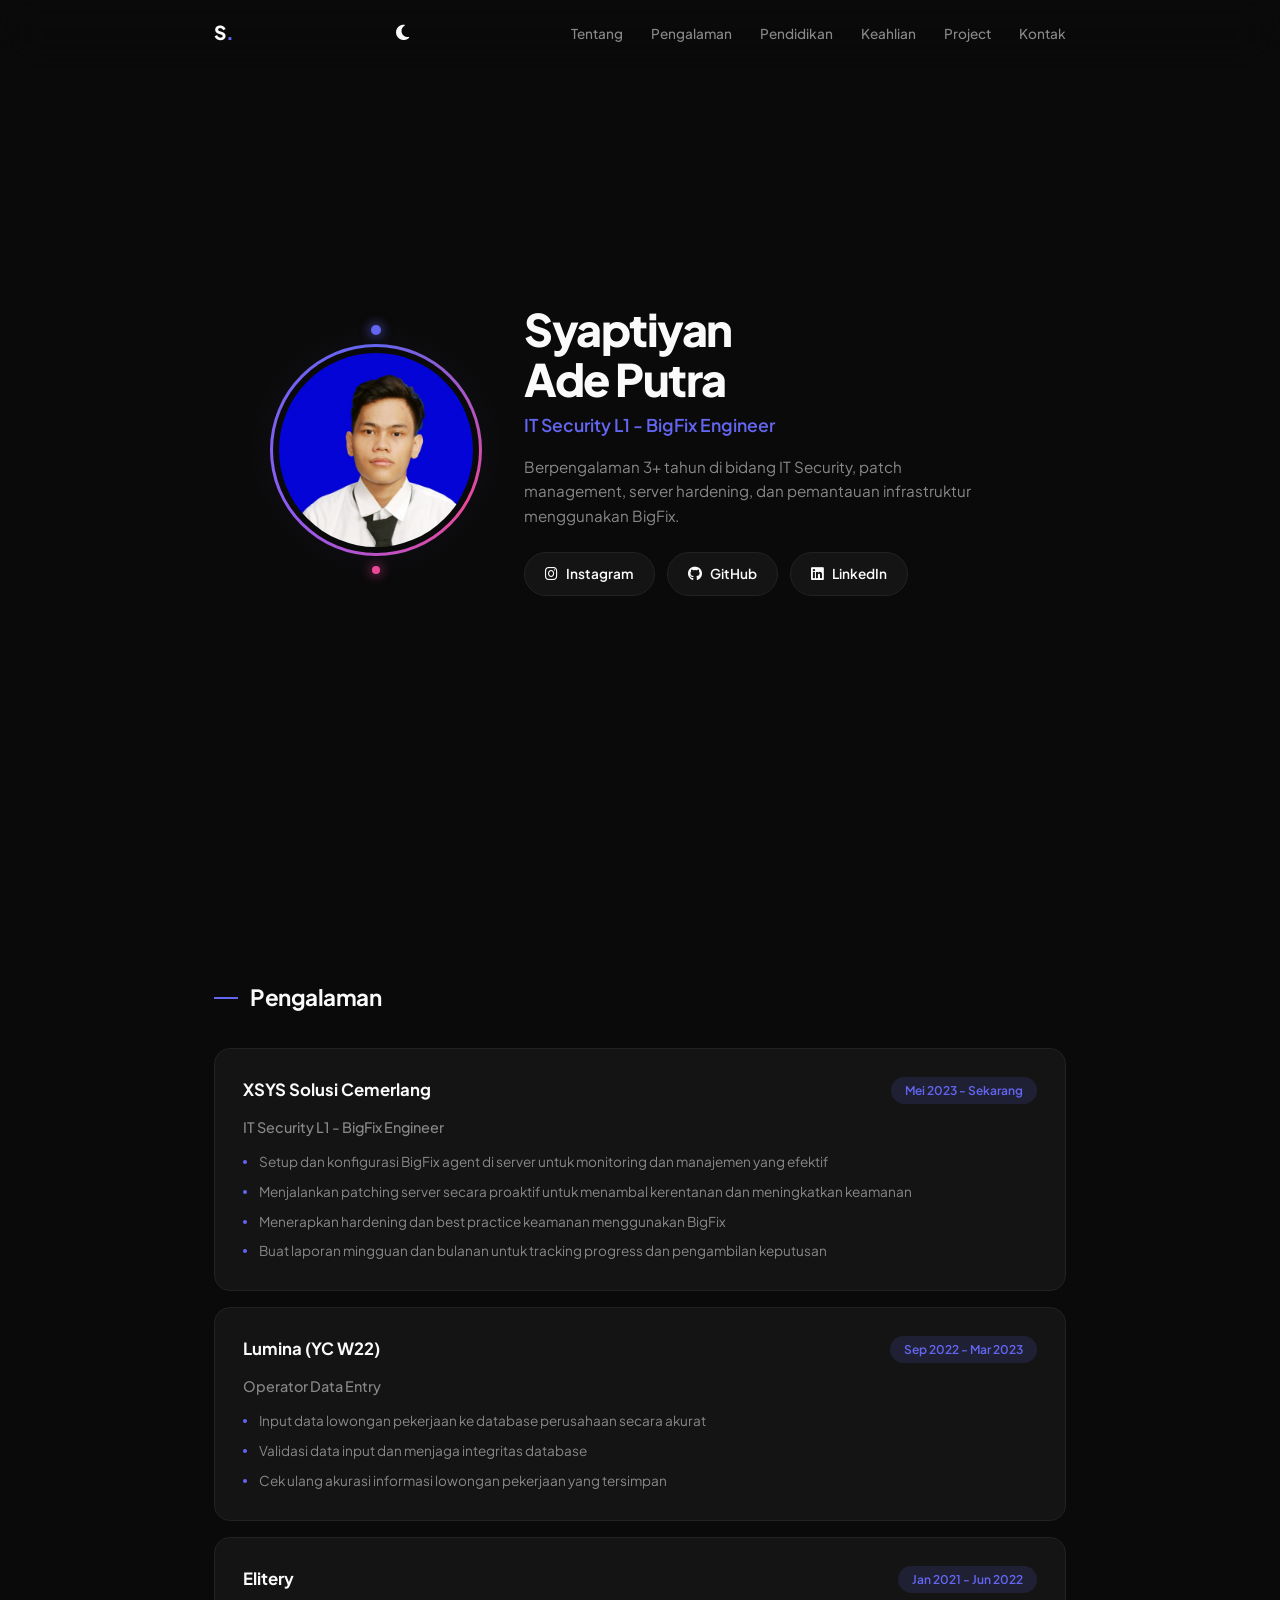
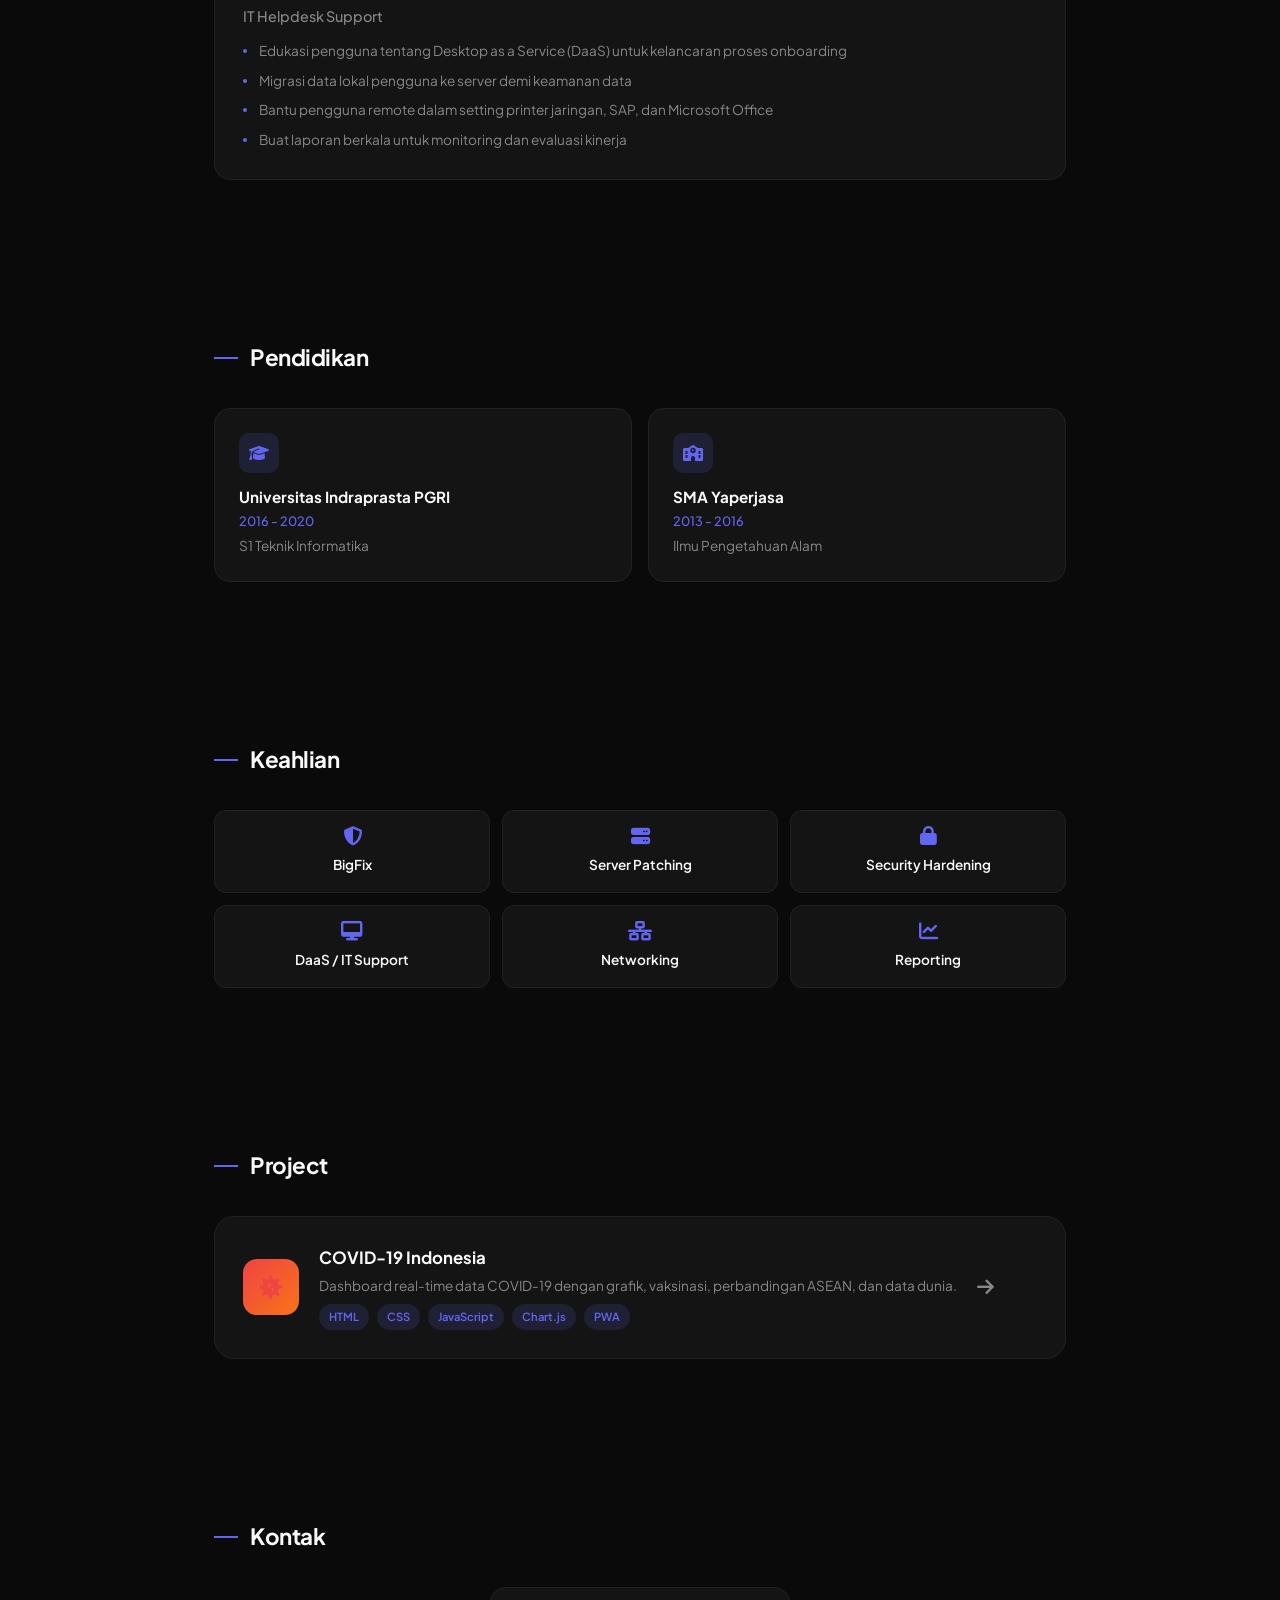
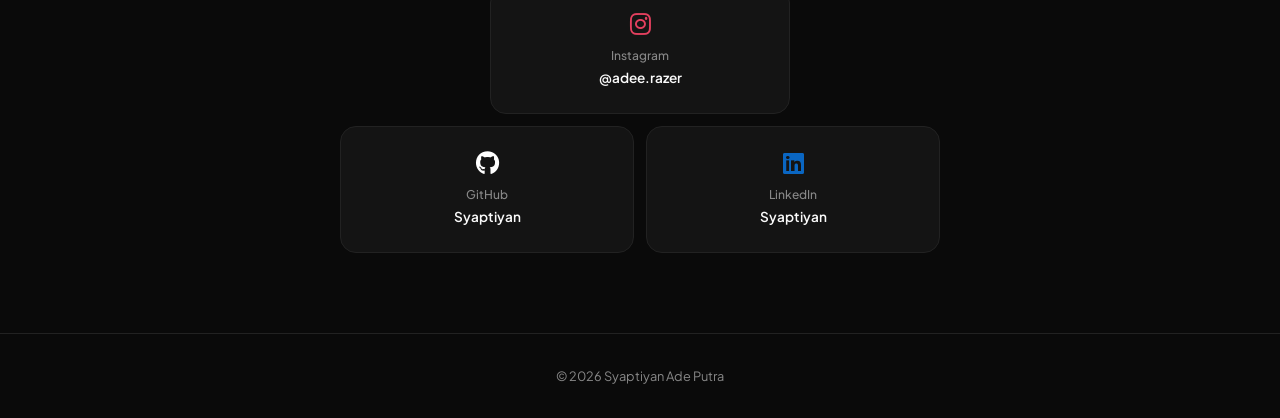
<file: index.html>
<!DOCTYPE html>
<html lang="id">
<head>
    <meta charset="utf-8">
    <meta name="viewport" content="width=device-width, initial-scale=1">
    <title>Syaptiyan Ade Putra</title>
    <meta name="description" content="IT Security & Infrastructure Professional">
    <link rel="canonical" href="https://syaptiyan.github.io">
    <meta property="og:title" content="Syaptiyan Ade Putra - IT Security Professional">
    <meta property="og:description" content="IT Security L1 - BigFix Engineer | Web Developer & IT Enthusiast">
    <meta property="og:type" content="website">
    <meta property="og:image" content="https://upset.dev/api/og?title=Syaptiyan%20Ade%20Putra&subtitle=IT%20Security%20Professional">
    <meta property="og:url" content="https://syaptiyan.github.io">
    <meta name="twitter:card" content="summary_large_image">
    <link href="https://fonts.googleapis.com/css2?family=Plus+Jakarta+Sans:wght@300;400;500;600;700;800&display=swap" rel="stylesheet">
    <link rel="stylesheet" href="https://cdnjs.cloudflare.com/ajax/libs/font-awesome/6.5.1/css/all.min.css">
    <style>
        :root {
            --bg: #0a0a0a;
            --card: #141414;
            --card-hover: #1a1a1a;
            --border: #222;
            --text: #fafafa;
            --text-dim: #888;
            --accent: #6366f1;
            --accent-glow: rgba(99,102,241,0.15);
            --nav-bg: rgba(10,10,10,0.8);
            --sidebar-bg: rgba(10,10,10,0.98);
        }
        [data-theme="light"] {
            --bg: #ffffff;
            --card: #f5f5f5;
            --card-hover: #ebebeb;
            --border: #e0e0e0;
            --text: #1a1a1a;
            --text-dim: #666;
            --accent: #6366f1;
            --accent-glow: rgba(99,102,241,0.1);
            --nav-bg: rgba(255,255,255,0.8);
            --sidebar-bg: rgba(255,255,255,0.98);
        }
        * { margin:0; padding:0; box-sizing:border-box; }
        body {
            font-family:'Plus Jakarta Sans',sans-serif;
            background:var(--bg);
            color:var(--text);
            line-height:1.6;
            -webkit-font-smoothing:antialiased;
        }
        a { color:inherit; text-decoration:none; }

        /* NAV */
        nav {
            position:fixed; top:0; width:100%; z-index:100;
            padding:16px 0;
            background:var(--nav-bg);
            backdrop-filter:blur(20px);
            border-bottom:1px solid transparent;
            transition:all .3s;
        }
        nav.scrolled { border-bottom-color:var(--border); }
        .nav-inner {
            max-width:900px; margin:0 auto; padding:0 24px;
            display:flex; justify-content:space-between; align-items:center;
        }
        .logo { font-weight:800; font-size:1.2rem; letter-spacing:-0.5px; }
        .logo span { color:var(--accent); }
        .nav-links { display:flex; gap:28px; list-style:none; }
        .nav-links a {
            font-size:.85rem; font-weight:500; color:var(--text-dim);
            transition:color .2s;
        }
        .nav-links a:hover { color:var(--text); }
        .hamburger {
            display:none; background:none; border:none;
            color:var(--text); font-size:1.4rem; cursor:pointer;
        }

        /* THEME TOGGLE */
        .theme-toggle {
            background:none; border:none; cursor:pointer;
            color:var(--text); font-size:1.1rem;
            padding:8px; border-radius:50%;
            transition:all .2s;
            display:flex; align-items:center; justify-content:center;
        }
        .theme-toggle:hover {
            background:var(--accent-glow);
            color:var(--accent);
        }

        /* MAIN */
        .wrap { max-width:900px; margin:0 auto; padding:0 24px; }

        /* HERO */
        .hero {
            min-height:100vh; display:flex; align-items:center;
            padding-top:80px;
        }
        .hero-inner { display:flex; align-items:center; gap:48px; }
        .hero-photo-wrapper {
            position:relative; flex-shrink:0;
            width:200px; height:200px;
        }
        .hero-photo-ring {
            position:absolute; inset:-6px;
            border-radius:50%;
            background:conic-gradient(from 0deg, var(--accent), #ec4899, #8b5cf6, var(--accent));
            animation:spin 4s linear infinite;
            padding:6px;
        }
        .hero-photo-ring::after {
            content:''; position:absolute; inset:3px;
            border-radius:50%; background:var(--bg);
        }
        @keyframes spin { to { transform:rotate(360deg); } }
        .hero-photo-dots {
            position:absolute; inset:-20px;
            border-radius:50%;
            animation:spin-reverse 10s linear infinite;
        }
        .hero-photo-dots::before {
            content:''; position:absolute; top:0; left:50%;
            width:10px; height:10px; border-radius:50%;
            background:var(--accent); transform:translate(-50%,-50%);
            box-shadow:0 0 12px var(--accent);
        }
        .hero-photo-dots::after {
            content:''; position:absolute; bottom:0; left:50%;
            width:8px; height:8px; border-radius:50%;
            background:#ec4899; transform:translate(-50%,50%);
            box-shadow:0 0 12px #ec4899;
        }
        @keyframes spin-reverse { to { transform:rotate(-360deg); } }
        .hero-photo-glow {
            position:absolute; inset:-30px;
            border-radius:50%;
            background:radial-gradient(circle, var(--accent-glow) 0%, transparent 70%);
            animation:pulse 3s ease-in-out infinite;
        }
        @keyframes pulse {
            0%,100% { opacity:0.5; transform:scale(0.9); }
            50% { opacity:1; transform:scale(1.1); }
        }
        .hero-photo {
            width:100%; height:100%; border-radius:50%;
            object-fit:cover; position:relative; z-index:1;
            border:3px solid var(--bg);
        }
        .hero-info h1 {
            font-size:2.8rem; font-weight:800; letter-spacing:-1.5px;
            line-height:1.1; margin-bottom:8px;
        }
        .hero-info .role {
            font-size:1.1rem; color:var(--accent); font-weight:600;
            margin-bottom:16px;
        }
        .hero-info .bio {
            color:var(--text-dim); font-size:.95rem;
            max-width:480px; margin-bottom:24px;
        }
        .hero-links { display:flex; gap:12px; flex-wrap:wrap; }
        .pill {
            display:inline-flex; align-items:center; gap:8px;
            padding:10px 20px; border-radius:100px;
            font-size:.85rem; font-weight:600;
            border:1px solid var(--border); background:var(--card);
            transition:all .2s;
        }
        .pill:hover {
            border-color:var(--accent); background:var(--accent-glow);
        }
        .pill i { font-size:.9rem; }

        /* SECTION */
        section { padding:80px 0; }
        .sec-title {
            font-size:1.4rem; font-weight:700; letter-spacing:-0.5px;
            margin-bottom:32px; display:flex; align-items:center; gap:12px;
        }
        .sec-title::before {
            content:''; display:block; width:24px; height:2px;
            background:var(--accent);
        }

        /* EXPERIENCE */
        .exp-list { display:flex; flex-direction:column; gap:16px; }
        .exp-card {
            background:var(--card); border:1px solid var(--border);
            border-radius:16px; padding:28px;
            transition:all .2s;
        }
        .exp-card:hover {
            background:var(--card-hover);
            border-color:#333;
            transform:translateY(-2px);
        }
        .exp-head {
            display:flex; justify-content:space-between; align-items:flex-start;
            margin-bottom:12px; gap:12px; flex-wrap:wrap;
        }
        .exp-company {
            font-size:1.05rem; font-weight:700;
        }
        .exp-badge {
            padding:4px 14px; border-radius:100px; font-size:.75rem; font-weight:600;
            background:var(--accent-glow); color:var(--accent);
            white-space:nowrap;
        }
        .exp-role {
            font-size:.9rem; color:var(--text-dim); font-weight:500;
            margin-bottom:12px;
        }
        .exp-desc {
            list-style:none; display:flex; flex-direction:column; gap:8px;
        }
        .exp-desc li {
            font-size:.85rem; color:var(--text-dim);
            padding-left:16px; position:relative;
        }
        .exp-desc li::before {
            content:''; position:absolute; left:0; top:9px;
            width:4px; height:4px; border-radius:50%;
            background:var(--accent);
        }

        /* EDUCATION */
        .edu-grid { display:grid; grid-template-columns:1fr 1fr; gap:16px; }
        .edu-card {
            background:var(--card); border:1px solid var(--border);
            border-radius:16px; padding:24px;
        }
        .edu-icon {
            width:40px; height:40px; border-radius:10px;
            background:var(--accent-glow); color:var(--accent);
            display:flex; align-items:center; justify-content:center;
            font-size:1rem; margin-bottom:12px;
        }
        .edu-school { font-weight:700; font-size:.95rem; margin-bottom:2px; }
        .edu-year { font-size:.8rem; color:var(--accent); font-weight:500; }
        .edu-major { font-size:.85rem; color:var(--text-dim); margin-top:4px; }

        /* SKILLS */
        .skill-grid { display:grid; grid-template-columns:repeat(3,1fr); gap:12px; }
        .skill-tag {
            background:var(--card); border:1px solid var(--border);
            border-radius:12px; padding:16px; text-align:center;
            font-size:.85rem; font-weight:600;
            transition:all .2s; cursor:pointer;
            display:block;
        }
        .skill-tag:hover {
            border-color:var(--accent); background:var(--accent-glow);
            transform:translateY(-2px);
        }
        .skill-tag i { display:block; font-size:1.2rem; color:var(--accent); margin-bottom:8px; }

        /* PROJECTS */
        .projects-grid {
            display:grid; grid-template-columns:1fr; gap:16px;
        }
        .project-card {
            background:var(--card); border:1px solid var(--border);
            border-radius:20px; padding:28px;
            display:flex; align-items:center; gap:20px;
            transition:all .2s;
        }
        .project-card:hover {
            background:var(--card-hover);
            border-color:var(--accent);
            transform:translateY(-2px);
        }
        .project-icon {
            width:56px; height:56px; border-radius:14px; flex-shrink:0;
            background:rgba(239,68,68,0.15); color:#ef4444;
            display:flex; align-items:center; justify-content:center;
            font-size:1.5rem;
        }
        .project-name {
            font-weight:700; font-size:1.05rem; margin-bottom:4px;
        }
        .project-desc {
            font-size:.85rem; color:var(--text-dim); line-height:1.5;
            margin-bottom:8px;
        }
        .project-tech {
            display:flex; gap:8px; flex-wrap:wrap;
        }
        .project-tech span {
            padding:4px 10px; border-radius:100px; font-size:.7rem; font-weight:600;
            background:rgba(99,102,241,0.15); color:var(--accent);
        }
        .project-arrow {
            color:var(--text-dim); font-size:1.2rem; flex-shrink:0;
            transition:all .2s;
        }
        .project-card:hover .project-arrow {
            color:var(--accent);
            transform:translateX(4px);
        }

        /* CONTACT */
        .contact-pyramid {
            display:flex; flex-direction:column; align-items:center; gap:12px;
            max-width:600px; margin:0 auto;
        }
        .contact-top {
            display:flex; justify-content:center;
            width:50%;
        }
        .contact-bottom {
            display:flex; gap:12px; width:100%;
        }
        .contact-bottom .contact-card {
            flex:1;
        }
        .contact-card {
            background:var(--card); border:1px solid var(--border);
            border-radius:16px; padding:24px 16px; text-align:center;
            transition:all .2s; width:100%;
        }
        .contact-card:hover {
            border-color:var(--accent); background:var(--accent-glow);
            transform:translateY(-2px);
        }
        .contact-card i {
            font-size:1.5rem; margin-bottom:10px; display:block;
        }
        .contact-card .label {
            font-size:.75rem; color:var(--text-dim); font-weight:500;
        }
        .contact-card .value {
            font-size:.85rem; font-weight:600; margin-top:2px;
            word-break:break-all;
        }

        /* FOOTER */
        footer {
            padding:32px 0; text-align:center;
            border-top:1px solid var(--border);
            font-size:.8rem; color:var(--text-dim);
        }

        /* RESPONSIVE */
        @media(max-width:768px) {
            .hero-inner { flex-direction:column; text-align:center; }
            .hero-photo-wrapper { width:160px; height:160px; }
            .hero-info h1 { font-size:2rem; }
            .hero-info .bio { margin:0 auto 24px; }
            .hero-links { justify-content:center; }
            .nav-links { display:none; }
            .nav-links.active {
                display:flex; flex-direction:column;
                position:absolute; top:100%; left:0; right:0;
                background:var(--sidebar-bg); backdrop-filter:blur(20px);
                padding:24px; gap:20px;
                border-bottom:1px solid var(--border);
                animation:slideDown .3s ease;
            }
            @keyframes slideDown {
                from { opacity:0; transform:translateY(-10px); }
                to { opacity:1; transform:translateY(0); }
            }
            .hamburger { display:block; }
            .edu-grid { grid-template-columns:1fr; }
            .skill-grid { grid-template-columns:repeat(2,1fr); }
            .contact-grid { grid-template-columns:1fr 1fr; gap:8px; }
            .contact-card { padding:16px 12px; }
            .contact-card .value { font-size:.75rem; }
            .contact-top { width:60%; }
            .contact-bottom { gap:8px; }
            .project-card { flex-direction:column; text-align:center; padding:20px; }
            .project-arrow { display:none; }
            .exp-head { flex-direction:column; }
        }
    </style>
</head>
<body>

<nav>
    <div class="nav-inner">
        <div class="logo"><a href="#about" style="color:inherit;text-decoration:none">S<span>.</span></a></div>
        <div style="display:flex;align-items:center;gap:8px;">
            <button class="theme-toggle" onclick="toggleTheme()" title="Toggle theme">
                <i class="fas fa-moon" id="theme-icon"></i>
            </button>
            <button class="hamburger" onclick="document.querySelector('.nav-links').classList.toggle('active')">
                <i class="fas fa-bars"></i>
            </button>
        </div>
        <ul class="nav-links">
            <li><a href="#about">Tentang</a></li>
            <li><a href="#experience">Pengalaman</a></li>
            <li><a href="#education">Pendidikan</a></li>
            <li><a href="#skills">Keahlian</a></li>
            <li><a href="#projects">Project</a></li>
            <li><a href="#contact">Kontak</a></li>
        </ul>
    </div>
</nav>

<!-- HERO -->
<section class="hero" id="about">
    <div class="wrap">
        <div class="hero-inner">
            <div class="hero-photo-wrapper">
                <div class="hero-photo-glow"></div>
                <div class="hero-photo-dots"></div>
                <div class="hero-photo-ring"></div>
                <img src="images/pp.jpg" alt="Syaptiyan" class="hero-photo">
            </div>
            <div class="hero-info">
                <h1>Syaptiyan<br>Ade Putra</h1>
                <div class="role">IT Security L1 - BigFix Engineer</div>
                <p class="bio">Berpengalaman 3+ tahun di bidang IT Security, patch management, server hardening, dan pemantauan infrastruktur menggunakan BigFix.</p>
                <div class="hero-links">
                    <a href="https://instagram.com/adee.razer" target="_blank" class="pill"><i class="fab fa-instagram"></i> Instagram</a>
                    <a href="https://github.com/Syaptiyan" target="_blank" class="pill"><i class="fab fa-github"></i> GitHub</a>
                    <a href="https://linkedin.com/in/syaptiyan-ade-putra-b4945120b" target="_blank" class="pill"><i class="fab fa-linkedin"></i> LinkedIn</a>
                </div>
            </div>
        </div>
    </div>
</section>

<!-- EXPERIENCE -->
<section id="experience">
    <div class="wrap">
        <div class="sec-title">Pengalaman</div>
        <div class="exp-list">
            <div class="exp-card">
                <div class="exp-head">
                    <div class="exp-company">XSYS Solusi Cemerlang</div>
                    <div class="exp-badge">Mei 2023 - Sekarang</div>
                </div>
                <div class="exp-role">IT Security L1 - BigFix Engineer</div>
                <ul class="exp-desc">
                    <li>Setup dan konfigurasi BigFix agent di server untuk monitoring dan manajemen yang efektif</li>
                    <li>Menjalankan patching server secara proaktif untuk menambal kerentanan dan meningkatkan keamanan</li>
                    <li>Menerapkan hardening dan best practice keamanan menggunakan BigFix</li>
                    <li>Buat laporan mingguan dan bulanan untuk tracking progress dan pengambilan keputusan</li>
                </ul>
            </div>
            <div class="exp-card">
                <div class="exp-head">
                    <div class="exp-company">Lumina (YC W22)</div>
                    <div class="exp-badge">Sep 2022 - Mar 2023</div>
                </div>
                <div class="exp-role">Operator Data Entry</div>
                <ul class="exp-desc">
                    <li>Input data lowongan pekerjaan ke database perusahaan secara akurat</li>
                    <li>Validasi data input dan menjaga integritas database</li>
                    <li>Cek ulang akurasi informasi lowongan pekerjaan yang tersimpan</li>
                </ul>
            </div>
            <div class="exp-card">
                <div class="exp-head">
                    <div class="exp-company">Elitery</div>
                    <div class="exp-badge">Jan 2021 - Jun 2022</div>
                </div>
                <div class="exp-role">IT Helpdesk Support</div>
                <ul class="exp-desc">
                    <li>Edukasi pengguna tentang Desktop as a Service (DaaS) untuk kelancaran proses onboarding</li>
                    <li>Migrasi data lokal pengguna ke server demi keamanan data</li>
                    <li>Bantu pengguna remote dalam setting printer jaringan, SAP, dan Microsoft Office</li>
                    <li>Buat laporan berkala untuk monitoring dan evaluasi kinerja</li>
                </ul>
            </div>
        </div>
    </div>
</section>

<!-- EDUCATION -->
<section id="education">
    <div class="wrap">
        <div class="sec-title">Pendidikan</div>
        <div class="edu-grid">
            <div class="edu-card">
                <div class="edu-icon"><i class="fas fa-graduation-cap"></i></div>
                <div class="edu-school">Universitas Indraprasta PGRI</div>
                <div class="edu-year">2016 - 2020</div>
                <div class="edu-major">S1 Teknik Informatika</div>
            </div>
            <div class="edu-card">
                <div class="edu-icon"><i class="fas fa-school"></i></div>
                <div class="edu-school">SMA Yaperjasa</div>
                <div class="edu-year">2013 - 2016</div>
                <div class="edu-major">Ilmu Pengetahuan Alam</div>
            </div>
        </div>
    </div>
</section>

<!-- SKILLS -->
<section id="skills">
    <div class="wrap">
        <div class="sec-title">Keahlian</div>
        <div class="skill-grid">
            <div class="skill-tag"><i class="fas fa-shield-halved"></i>BigFix</div>
            <div class="skill-tag"><i class="fas fa-server"></i>Server Patching</div>
            <div class="skill-tag"><i class="fas fa-lock"></i>Security Hardening</div>
            <div class="skill-tag"><i class="fas fa-desktop"></i>DaaS / IT Support</div>
            <div class="skill-tag"><i class="fas fa-network-wired"></i>Networking</div>
            <div class="skill-tag"><i class="fas fa-chart-line"></i>Reporting</div>
        </div>
    </div>
</section>

<!-- PROJECTS -->
<section id="projects">
    <div class="wrap">
        <div class="sec-title">Project</div>
        <div class="projects-grid">
            <a href="https://syaptiyan.github.io/covid19-indonesia" target="_blank" class="project-card">
                <div class="project-icon" style="background:linear-gradient(135deg,#ef4444,#f97316)"><i class="fas fa-virus"></i></div>
                <div class="project-info">
                    <div class="project-name">COVID-19 Indonesia</div>
                    <div class="project-desc">Dashboard real-time data COVID-19 dengan grafik, vaksinasi, perbandingan ASEAN, dan data dunia.</div>
                    <div class="project-tech">
                        <span>HTML</span><span>CSS</span><span>JavaScript</span><span>Chart.js</span><span>PWA</span>
                    </div>
                </div>
                <i class="fas fa-arrow-right project-arrow"></i>
            </a>

        </div>
    </div>
</section>

<!-- CONTACT -->
<section id="contact">
    <div class="wrap">
        <div class="sec-title">Kontak</div>
        <div class="contact-pyramid">
            <div class="contact-top">
                <a href="https://instagram.com/adee.razer" target="_blank" class="contact-card">
                    <i class="fab fa-instagram" style="color:#e4405f"></i>
                    <div class="label">Instagram</div>
                    <div class="value">@adee.razer</div>
                </a>
            </div>
            <div class="contact-bottom">
                <a href="https://github.com/Syaptiyan" target="_blank" class="contact-card">
                    <i class="fab fa-github" style="color:#fff"></i>
                    <div class="label">GitHub</div>
                    <div class="value">Syaptiyan</div>
                </a>
                <a href="https://linkedin.com/in/syaptiyan-ade-putra-b4945120b" target="_blank" class="contact-card">
                    <i class="fab fa-linkedin" style="color:#0a66c2"></i>
                    <div class="label">LinkedIn</div>
                    <div class="value">Syaptiyan</div>
                </a>
            </div>
        </div>
    </div>
</section>

<footer>
        <div class="wrap">&copy; 2026 Syaptiyan Ade Putra</div>
</footer>

<script>
    // Theme toggle
    function toggleTheme() {
        const html = document.documentElement;
        const icon = document.getElementById('theme-icon');
        const isDark = html.getAttribute('data-theme') !== 'light';
        
        if (isDark) {
            html.setAttribute('data-theme', 'light');
            icon.className = 'fas fa-sun';
            localStorage.setItem('theme', 'light');
        } else {
            html.removeAttribute('data-theme');
            icon.className = 'fas fa-moon';
            localStorage.setItem('theme', 'dark');
        }
    }

    // Load saved theme
    const savedTheme = localStorage.getItem('theme');
    if (savedTheme === 'light') {
        document.documentElement.setAttribute('data-theme', 'light');
        document.getElementById('theme-icon').className = 'fas fa-sun';
    }

    // Nav scroll
    window.addEventListener('scroll', () => {
        document.querySelector('nav').classList.toggle('scrolled', window.scrollY > 50);
    });
    // Smooth scroll
    document.querySelectorAll('a[href^="#"]').forEach(a => {
        a.addEventListener('click', e => {
            e.preventDefault();
            const t = document.querySelector(a.getAttribute('href'));
            if(t) window.scrollTo({ top:t.offsetTop-80, behavior:'smooth' });
            // Close mobile menu
            document.querySelector('.nav-links').classList.remove('active');
        });
    });
</script>
</body>
</html>
</file>
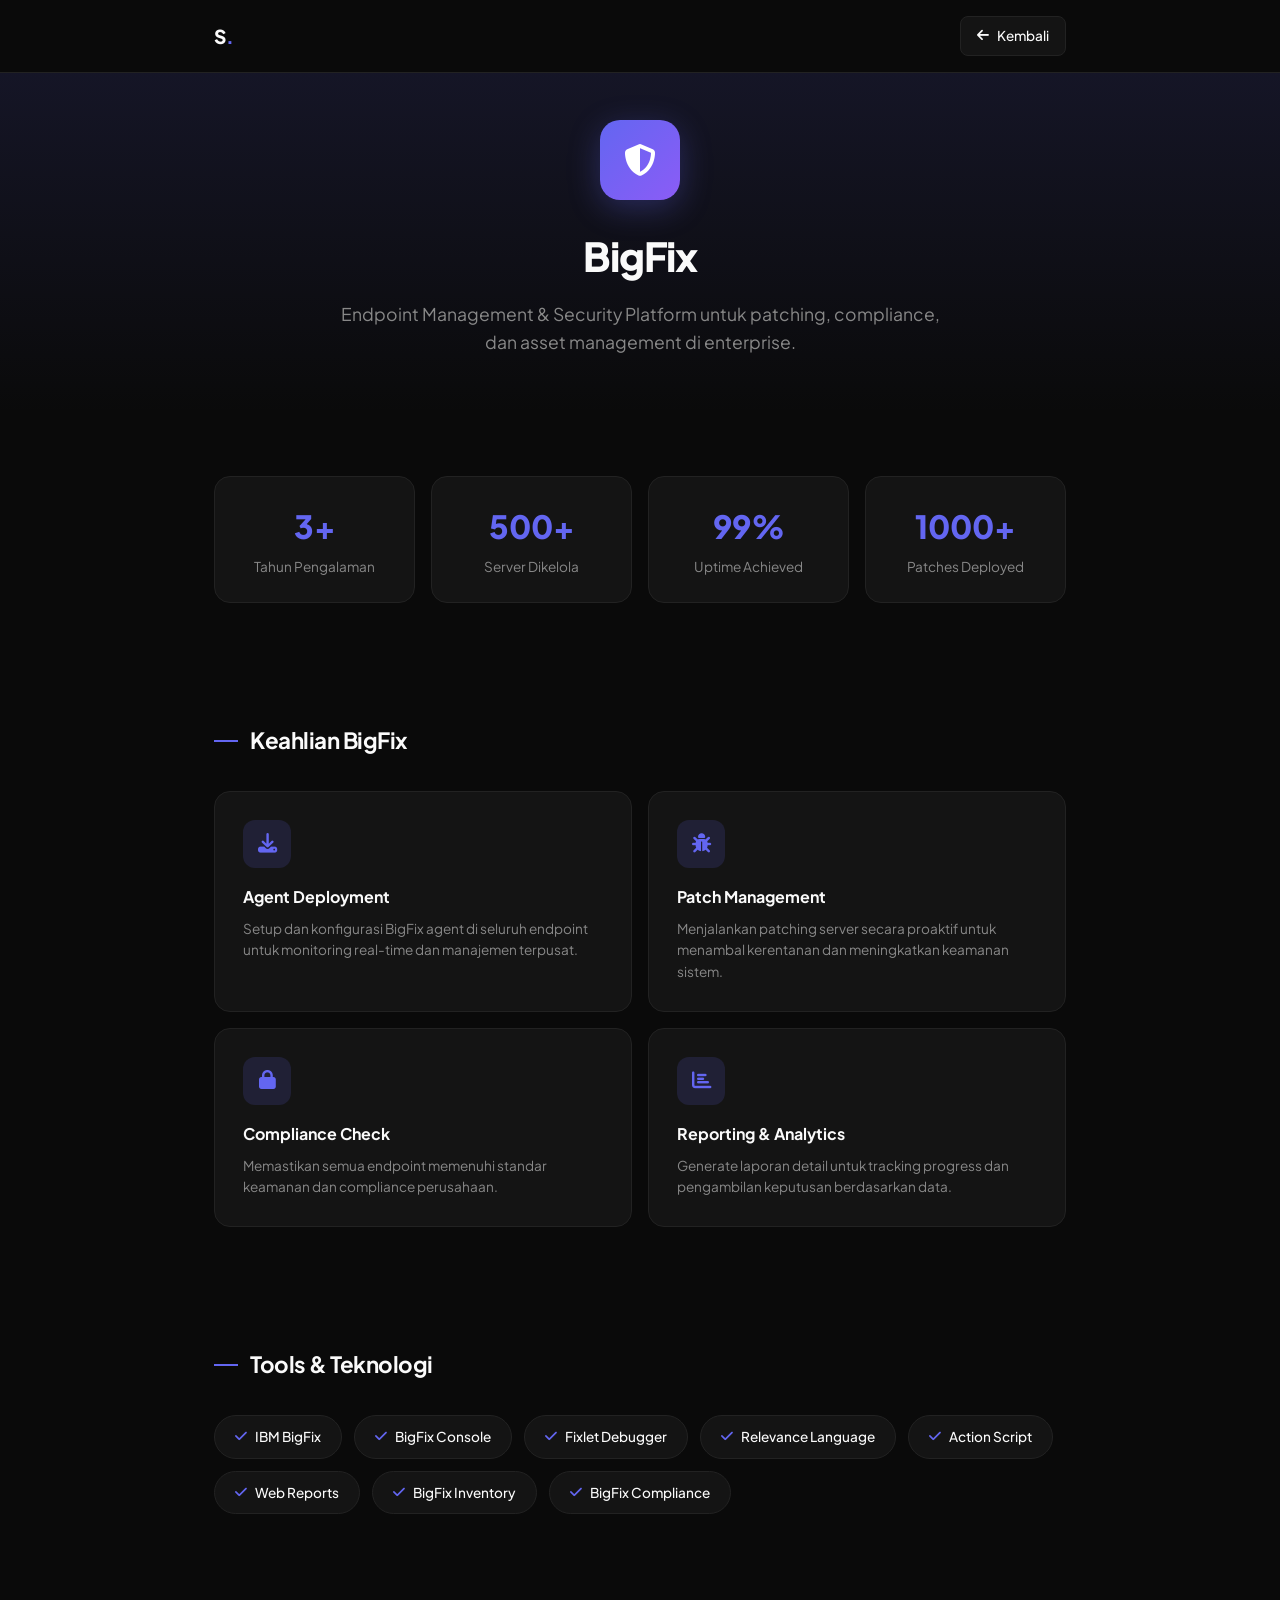
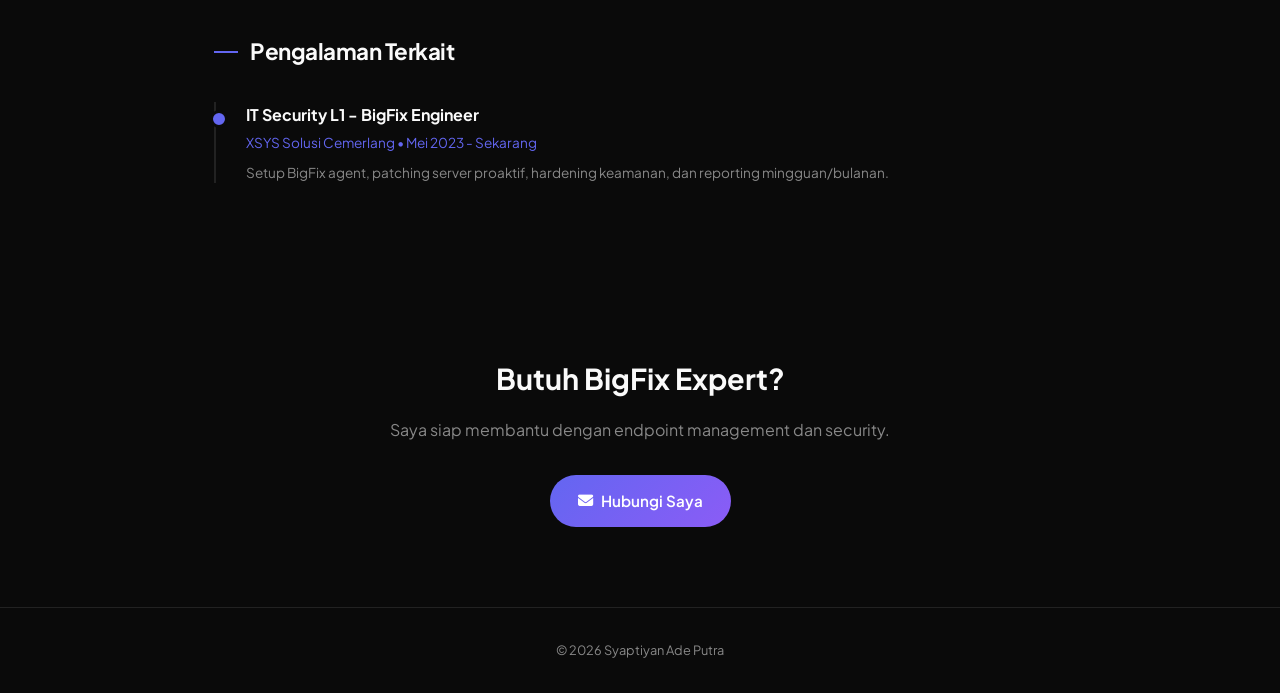
<file: skills/bigfix.html>
<!DOCTYPE html>
<html lang="id">
<head>
    <meta charset="utf-8">
    <meta name="viewport" content="width=device-width, initial-scale=1">
    <title>BigFix - Syaptiyan Ade Putra</title>
    <meta name="description" content="Keahlian BigFix - Endpoint Management & Security">
    <link href="https://fonts.googleapis.com/css2?family=Plus+Jakarta+Sans:wght@300;400;500;600;700;800&display=swap" rel="stylesheet">
    <link rel="stylesheet" href="https://cdnjs.cloudflare.com/ajax/libs/font-awesome/6.5.1/css/all.min.css">
    <style>
        :root {
            --bg: #0a0a0a;
            --card: #141414;
            --card-hover: #1a1a1a;
            --border: #222;
            --text: #fafafa;
            --text-dim: #888;
            --accent: #6366f1;
            --accent-glow: rgba(99,102,241,0.15);
            --gradient-1: linear-gradient(135deg, #6366f1, #8b5cf6);
        }
        [data-theme="light"] {
            --bg: #ffffff;
            --card: #f5f5f5;
            --card-hover: #ebebeb;
            --border: #e0e0e0;
            --text: #1a1a1a;
            --text-dim: #666;
            --accent-glow: rgba(99,102,241,0.1);
        }
        * { margin:0; padding:0; box-sizing:border-box; }
        body {
            font-family:'Plus Jakarta Sans',sans-serif;
            background:var(--bg);
            color:var(--text);
            line-height:1.6;
            -webkit-font-smoothing:antialiased;
        }
        a { color:inherit; text-decoration:none; }

        /* NAV */
        nav {
            position:fixed; top:0; width:100%; z-index:100;
            padding:16px 0;
            background:var(--bg);
            border-bottom:1px solid var(--border);
        }
        .nav-inner {
            max-width:900px; margin:0 auto; padding:0 24px;
            display:flex; justify-content:space-between; align-items:center;
        }
        .logo { font-weight:800; font-size:1.2rem; letter-spacing:-0.5px; }
        .logo span { color:var(--accent); }
        .back-btn {
            display:inline-flex; align-items:center; gap:8px;
            padding:8px 16px; border-radius:8px;
            font-size:.85rem; font-weight:500;
            border:1px solid var(--border); background:var(--card);
            transition:all .2s;
        }
        .back-btn:hover {
            border-color:var(--accent); background:var(--accent-glow);
        }

        /* HERO */
        .hero {
            padding:120px 0 60px;
            text-align:center;
            background:linear-gradient(180deg, var(--accent-glow) 0%, transparent 100%);
        }
        .hero-icon {
            width:80px; height:80px; border-radius:20px;
            background:var(--gradient-1); color:white;
            display:flex; align-items:center; justify-content:center;
            font-size:2rem; margin:0 auto 24px;
            box-shadow:0 8px 32px rgba(99,102,241,0.3);
        }
        .hero h1 {
            font-size:2.5rem; font-weight:800; letter-spacing:-1px;
            margin-bottom:12px;
        }
        .hero p {
            font-size:1.1rem; color:var(--text-dim);
            max-width:600px; margin:0 auto;
        }

        /* CONTENT */
        .wrap { max-width:900px; margin:0 auto; padding:0 24px; }
        section { padding:60px 0; }

        /* STATS */
        .stats-grid {
            display:grid; grid-template-columns:repeat(4,1fr); gap:16px;
        }
        .stat-card {
            background:var(--card); border:1px solid var(--border);
            border-radius:16px; padding:24px; text-align:center;
        }
        .stat-number {
            font-size:2rem; font-weight:800; color:var(--accent);
            margin-bottom:4px;
        }
        .stat-label {
            font-size:.85rem; color:var(--text-dim);
        }

        /* FEATURES */
        .sec-title {
            font-size:1.4rem; font-weight:700; letter-spacing:-0.5px;
            margin-bottom:32px; display:flex; align-items:center; gap:12px;
        }
        .sec-title::before {
            content:''; display:block; width:24px; height:2px;
            background:var(--accent);
        }
        .features-grid {
            display:grid; grid-template-columns:1fr 1fr; gap:16px;
        }
        .feature-card {
            background:var(--card); border:1px solid var(--border);
            border-radius:16px; padding:28px;
            transition:all .2s;
        }
        .feature-card:hover {
            background:var(--card-hover);
            border-color:var(--accent);
            transform:translateY(-2px);
        }
        .feature-icon {
            width:48px; height:48px; border-radius:12px;
            background:var(--accent-glow); color:var(--accent);
            display:flex; align-items:center; justify-content:center;
            font-size:1.2rem; margin-bottom:16px;
        }
        .feature-title {
            font-weight:700; font-size:1rem; margin-bottom:8px;
        }
        .feature-desc {
            font-size:.85rem; color:var(--text-dim); line-height:1.6;
        }

        /* TOOLS */
        .tools-list {
            display:flex; flex-wrap:wrap; gap:12px;
        }
        .tool-tag {
            background:var(--card); border:1px solid var(--border);
            border-radius:100px; padding:10px 20px;
            font-size:.85rem; font-weight:500;
            display:flex; align-items:center; gap:8px;
        }
        .tool-tag i { color:var(--accent); }

        /* EXPERIENCE */
        .exp-timeline {
            position:relative;
            padding-left:32px;
        }
        .exp-timeline::before {
            content:''; position:absolute; left:0; top:0; bottom:0;
            width:2px; background:var(--border);
        }
        .exp-item {
            position:relative;
            margin-bottom:32px;
        }
        .exp-item::before {
            content:''; position:absolute; left:-36px; top:8px;
            width:12px; height:12px; border-radius:50%;
            background:var(--accent); border:3px solid var(--bg);
        }
        .exp-item-title {
            font-weight:700; font-size:1rem; margin-bottom:4px;
        }
        .exp-item-company {
            font-size:.85rem; color:var(--accent); margin-bottom:8px;
        }
        .exp-item-desc {
            font-size:.85rem; color:var(--text-dim);
        }

        /* CTA */
        .cta-section {
            text-align:center;
            padding:80px 0;
        }
        .cta-title {
            font-size:1.8rem; font-weight:700; margin-bottom:16px;
        }
        .cta-desc {
            color:var(--text-dim); margin-bottom:32px;
        }
        .cta-btn {
            display:inline-flex; align-items:center; gap:8px;
            padding:14px 28px; border-radius:100px;
            font-size:.95rem; font-weight:600;
            background:var(--gradient-1); color:white;
            transition:all .2s;
        }
        .cta-btn:hover {
            transform:translateY(-2px);
            box-shadow:0 8px 24px rgba(99,102,241,0.4);
        }

        /* FOOTER */
        footer {
            padding:32px 0; text-align:center;
            border-top:1px solid var(--border);
            font-size:.8rem; color:var(--text-dim);
        }

        @media(max-width:768px) {
            .hero h1 { font-size:2rem; }
            .stats-grid { grid-template-columns:1fr 1fr; }
            .features-grid { grid-template-columns:1fr; }
        }
    </style>
</head>
<body>

<nav>
    <div class="nav-inner">
        <div class="logo"><a href="../" style="color:inherit;text-decoration:none">S<span>.</span></a></div>
        <a href="../#skills" class="back-btn"><i class="fas fa-arrow-left"></i> Kembali</a>
    </div>
</nav>

<section class="hero">
    <div class="wrap">
        <div class="hero-icon"><i class="fas fa-shield-halved"></i></div>
        <h1>BigFix</h1>
        <p>Endpoint Management & Security Platform untuk patching, compliance, dan asset management di enterprise.</p>
    </div>
</section>

<section>
    <div class="wrap">
        <div class="stats-grid">
            <div class="stat-card">
                <div class="stat-number">3+</div>
                <div class="stat-label">Tahun Pengalaman</div>
            </div>
            <div class="stat-card">
                <div class="stat-number">500+</div>
                <div class="stat-label">Server Dikelola</div>
            </div>
            <div class="stat-card">
                <div class="stat-number">99%</div>
                <div class="stat-label">Uptime Achieved</div>
            </div>
            <div class="stat-card">
                <div class="stat-number">1000+</div>
                <div class="stat-label">Patches Deployed</div>
            </div>
        </div>
    </div>
</section>

<section>
    <div class="wrap">
        <div class="sec-title">Keahlian BigFix</div>
        <div class="features-grid">
            <div class="feature-card">
                <div class="feature-icon"><i class="fas fa-download"></i></div>
                <div class="feature-title">Agent Deployment</div>
                <div class="feature-desc">Setup dan konfigurasi BigFix agent di seluruh endpoint untuk monitoring real-time dan manajemen terpusat.</div>
            </div>
            <div class="feature-card">
                <div class="feature-icon"><i class="fas fa-bug"></i></div>
                <div class="feature-title">Patch Management</div>
                <div class="feature-desc">Menjalankan patching server secara proaktif untuk menambal kerentanan dan meningkatkan keamanan sistem.</div>
            </div>
            <div class="feature-card">
                <div class="feature-icon"><i class="fas fa-lock"></i></div>
                <div class="feature-title">Compliance Check</div>
                <div class="feature-desc">Memastikan semua endpoint memenuhi standar keamanan dan compliance perusahaan.</div>
            </div>
            <div class="feature-card">
                <div class="feature-icon"><i class="fas fa-chart-bar"></i></div>
                <div class="feature-title">Reporting & Analytics</div>
                <div class="feature-desc">Generate laporan detail untuk tracking progress dan pengambilan keputusan berdasarkan data.</div>
            </div>
        </div>
    </div>
</section>

<section>
    <div class="wrap">
        <div class="sec-title">Tools & Teknologi</div>
        <div class="tools-list">
            <div class="tool-tag"><i class="fas fa-check"></i> IBM BigFix</div>
            <div class="tool-tag"><i class="fas fa-check"></i> BigFix Console</div>
            <div class="tool-tag"><i class="fas fa-check"></i> Fixlet Debugger</div>
            <div class="tool-tag"><i class="fas fa-check"></i> Relevance Language</div>
            <div class="tool-tag"><i class="fas fa-check"></i> Action Script</div>
            <div class="tool-tag"><i class="fas fa-check"></i> Web Reports</div>
            <div class="tool-tag"><i class="fas fa-check"></i> BigFix Inventory</div>
            <div class="tool-tag"><i class="fas fa-check"></i> BigFix Compliance</div>
        </div>
    </div>
</section>

<section>
    <div class="wrap">
        <div class="sec-title">Pengalaman Terkait</div>
        <div class="exp-timeline">
            <div class="exp-item">
                <div class="exp-item-title">IT Security L1 - BigFix Engineer</div>
                <div class="exp-item-company">XSYS Solusi Cemerlang • Mei 2023 - Sekarang</div>
                <div class="exp-item-desc">Setup BigFix agent, patching server proaktif, hardening keamanan, dan reporting mingguan/bulanan.</div>
            </div>
        </div>
    </div>
</section>

<section class="cta-section">
    <div class="wrap">
        <div class="cta-title">Butuh BigFix Expert?</div>
        <div class="cta-desc">Saya siap membantu dengan endpoint management dan security.</div>
        <a href="../#contact" class="cta-btn"><i class="fas fa-envelope"></i> Hubungi Saya</a>
    </div>
</section>

<footer>
    <div class="wrap">&copy; 2026 Syaptiyan Ade Putra</div>
</footer>

<script>
    // Load theme
    const savedTheme = localStorage.getItem('theme');
    if (savedTheme === 'light') {
        document.documentElement.setAttribute('data-theme', 'light');
    }
</script>
</body>
</html>
</file>
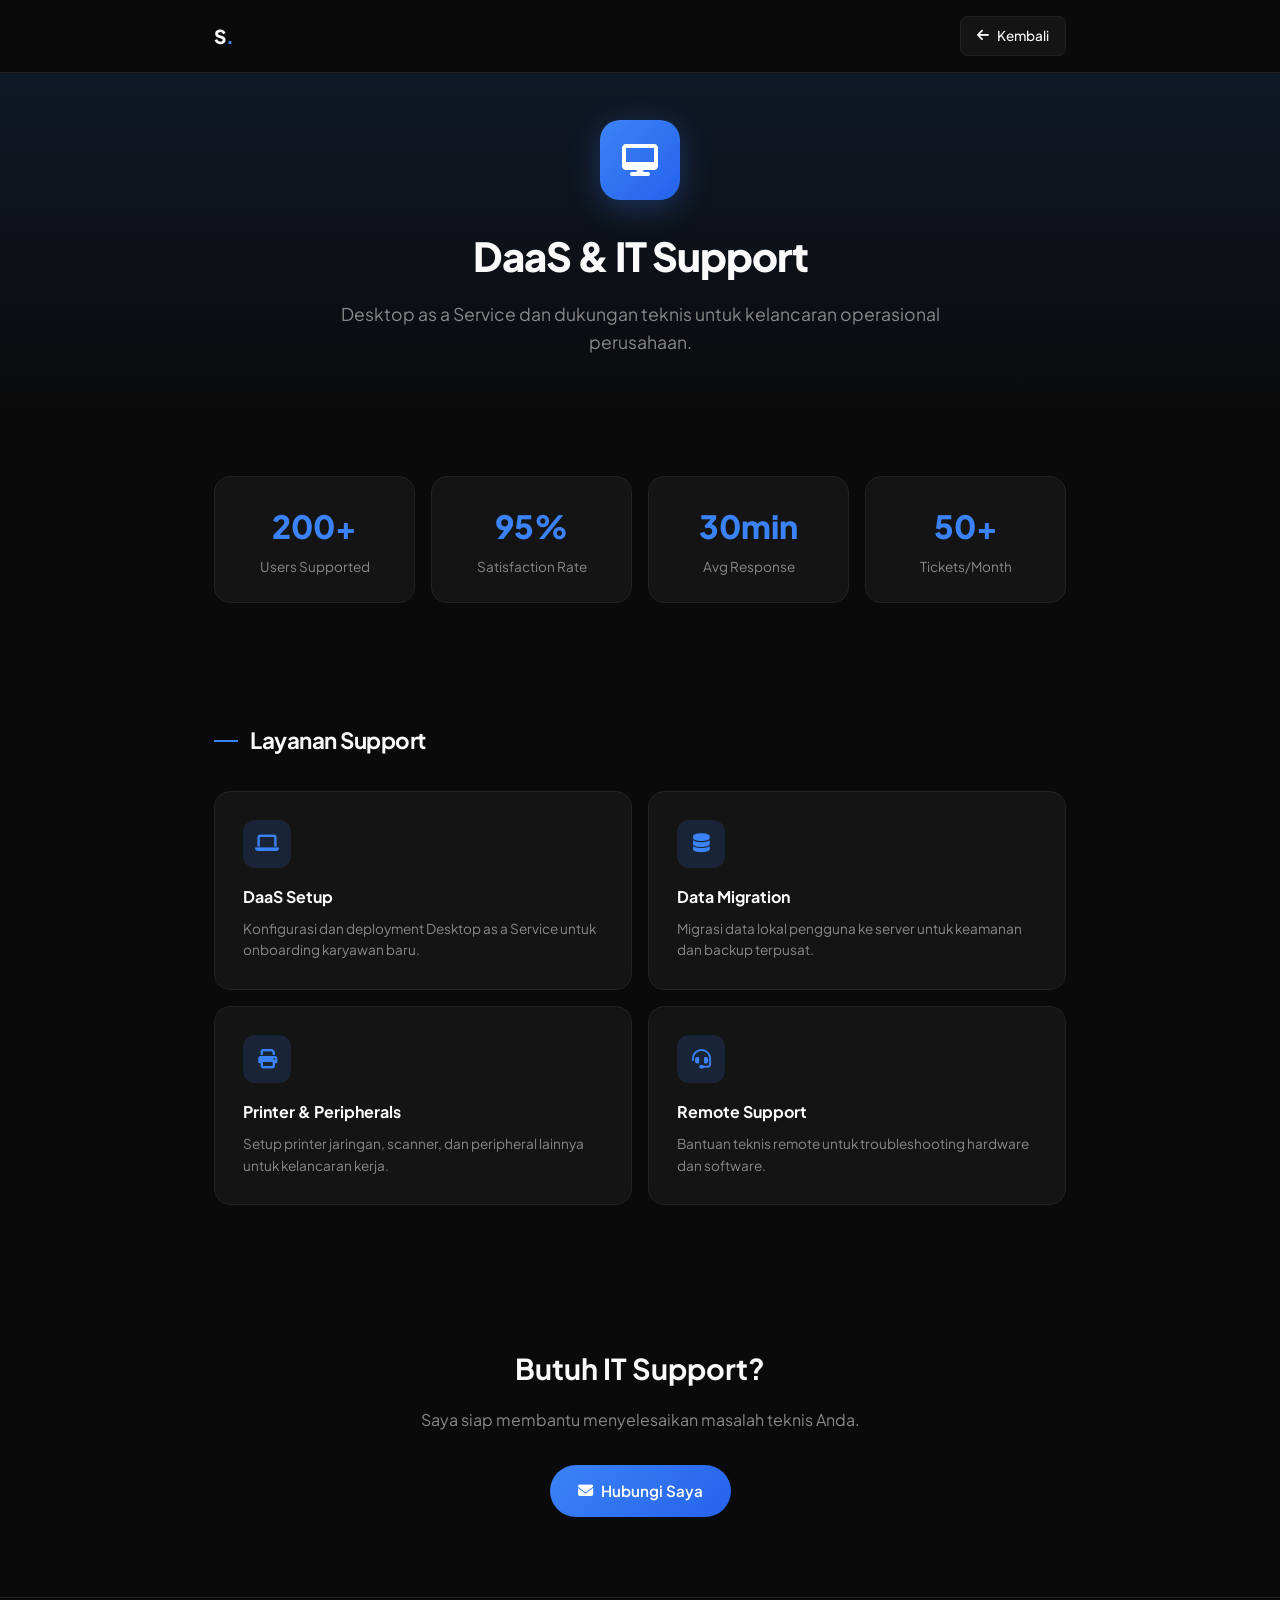
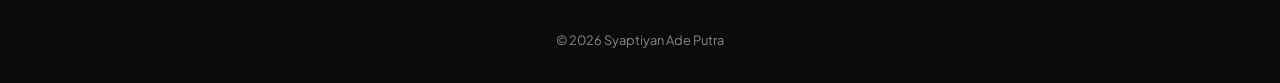
<file: skills/daas-it-support.html>
<!DOCTYPE html>
<html lang="id">
<head>
    <meta charset="utf-8">
    <meta name="viewport" content="width=device-width, initial-scale=1">
    <title>DaaS & IT Support - Syaptiyan Ade Putra</title>
    <link href="https://fonts.googleapis.com/css2?family=Plus+Jakarta+Sans:wght@300;400;500;600;700;800&display=swap" rel="stylesheet">
    <link rel="stylesheet" href="https://cdnjs.cloudflare.com/ajax/libs/font-awesome/6.5.1/css/all.min.css">
    <style>
        :root{--bg:#0a0a0a;--card:#141414;--card-hover:#1a1a1a;--border:#222;--text:#fafafa;--text-dim:#888;--accent:#3b82f6;--accent-glow:rgba(59,130,246,0.15);--gradient-1:linear-gradient(135deg,#3b82f6,#2563eb)}[data-theme="light"]{--bg:#fff;--card:#f5f5f5;--card-hover:#ebebeb;--border:#e0e0e0;--text:#1a1a1a;--text-dim:#666;--accent-glow:rgba(59,130,246,0.1)}*{margin:0;padding:0;box-sizing:border-box}body{font-family:'Plus Jakarta Sans',sans-serif;background:var(--bg);color:var(--text);line-height:1.6}a{color:inherit;text-decoration:none}nav{position:fixed;top:0;width:100%;z-index:100;padding:16px 0;background:var(--bg);border-bottom:1px solid var(--border)}.nav-inner{max-width:900px;margin:0 auto;padding:0 24px;display:flex;justify-content:space-between;align-items:center}.logo{font-weight:800;font-size:1.2rem}.logo span{color:var(--accent)}.back-btn{display:inline-flex;align-items:center;gap:8px;padding:8px 16px;border-radius:8px;font-size:.85rem;font-weight:500;border:1px solid var(--border);background:var(--card);transition:all .2s}.back-btn:hover{border-color:var(--accent);background:var(--accent-glow)}.hero{padding:120px 0 60px;text-align:center;background:linear-gradient(180deg,var(--accent-glow) 0%,transparent 100%)}.hero-icon{width:80px;height:80px;border-radius:20px;background:var(--gradient-1);color:white;display:flex;align-items:center;justify-content:center;font-size:2rem;margin:0 auto 24px;box-shadow:0 8px 32px rgba(59,130,246,0.3)}.hero h1{font-size:2.5rem;font-weight:800;letter-spacing:-1px;margin-bottom:12px}.hero p{font-size:1.1rem;color:var(--text-dim);max-width:600px;margin:0 auto}.wrap{max-width:900px;margin:0 auto;padding:0 24px}section{padding:60px 0}.sec-title{font-size:1.4rem;font-weight:700;letter-spacing:-0.5px;margin-bottom:32px;display:flex;align-items:center;gap:12px}.sec-title::before{content:'';display:block;width:24px;height:2px;background:var(--accent)}.features-grid{display:grid;grid-template-columns:1fr 1fr;gap:16px}.feature-card{background:var(--card);border:1px solid var(--border);border-radius:16px;padding:28px;transition:all .2s}.feature-card:hover{background:var(--card-hover);border-color:var(--accent);transform:translateY(-2px)}.feature-icon{width:48px;height:48px;border-radius:12px;background:var(--accent-glow);color:var(--accent);display:flex;align-items:center;justify-content:center;font-size:1.2rem;margin-bottom:16px}.feature-title{font-weight:700;font-size:1rem;margin-bottom:8px}.feature-desc{font-size:.85rem;color:var(--text-dim);line-height:1.6}.stats-grid{display:grid;grid-template-columns:repeat(4,1fr);gap:16px}.stat-card{background:var(--card);border:1px solid var(--border);border-radius:16px;padding:24px;text-align:center}.stat-number{font-size:2rem;font-weight:800;color:var(--accent);margin-bottom:4px}.stat-label{font-size:.85rem;color:var(--text-dim)}.cta-section{text-align:center;padding:80px 0}.cta-title{font-size:1.8rem;font-weight:700;margin-bottom:16px}.cta-desc{color:var(--text-dim);margin-bottom:32px}.cta-btn{display:inline-flex;align-items:center;gap:8px;padding:14px 28px;border-radius:100px;font-size:.95rem;font-weight:600;background:var(--gradient-1);color:white;transition:all .2s}.cta-btn:hover{transform:translateY(-2px);box-shadow:0 8px 24px rgba(59,130,246,0.4)}footer{padding:32px 0;text-align:center;border-top:1px solid var(--border);font-size:.8rem;color:var(--text-dim)}@media(max-width:768px){.hero h1{font-size:2rem}.features-grid,.stats-grid{grid-template-columns:1fr 1fr}}
    </style>
</head>
<body>
<nav><div class="nav-inner"><div class="logo"><a href="../">S<span>.</span></a></div><a href="../#skills" class="back-btn"><i class="fas fa-arrow-left"></i> Kembali</a></div></nav>
<section class="hero"><div class="wrap"><div class="hero-icon"><i class="fas fa-desktop"></i></div><h1>DaaS & IT Support</h1><p>Desktop as a Service dan dukungan teknis untuk kelancaran operasional perusahaan.</p></div></section>
<section><div class="wrap"><div class="stats-grid">
<div class="stat-card"><div class="stat-number">200+</div><div class="stat-label">Users Supported</div></div>
<div class="stat-card"><div class="stat-number">95%</div><div class="stat-label">Satisfaction Rate</div></div>
<div class="stat-card"><div class="stat-number">30min</div><div class="stat-label">Avg Response</div></div>
<div class="stat-card"><div class="stat-number">50+</div><div class="stat-label">Tickets/Month</div></div>
</div></div></section>
<section><div class="wrap"><div class="sec-title">Layanan Support</div><div class="features-grid">
<div class="feature-card"><div class="feature-icon"><i class="fas fa-laptop"></i></div><div class="feature-title">DaaS Setup</div><div class="feature-desc">Konfigurasi dan deployment Desktop as a Service untuk onboarding karyawan baru.</div></div>
<div class="feature-card"><div class="feature-icon"><i class="fas fa-database"></i></div><div class="feature-title">Data Migration</div><div class="feature-desc">Migrasi data lokal pengguna ke server untuk keamanan dan backup terpusat.</div></div>
<div class="feature-card"><div class="feature-icon"><i class="fas fa-print"></i></div><div class="feature-title">Printer & Peripherals</div><div class="feature-desc">Setup printer jaringan, scanner, dan peripheral lainnya untuk kelancaran kerja.</div></div>
<div class="feature-card"><div class="feature-icon"><i class="fas fa-headset"></i></div><div class="feature-title">Remote Support</div><div class="feature-desc">Bantuan teknis remote untuk troubleshooting hardware dan software.</div></div>
</div></div></section>
<section class="cta-section"><div class="wrap"><div class="cta-title">Butuh IT Support?</div><div class="cta-desc">Saya siap membantu menyelesaikan masalah teknis Anda.</div><a href="../#contact" class="cta-btn"><i class="fas fa-envelope"></i> Hubungi Saya</a></div></section>
<footer><div class="wrap">&copy; 2026 Syaptiyan Ade Putra</div></footer>
<script>const s=localStorage.getItem('theme');if(s==='light')document.documentElement.setAttribute('data-theme','light');</script>
</body>
</html>
</file>
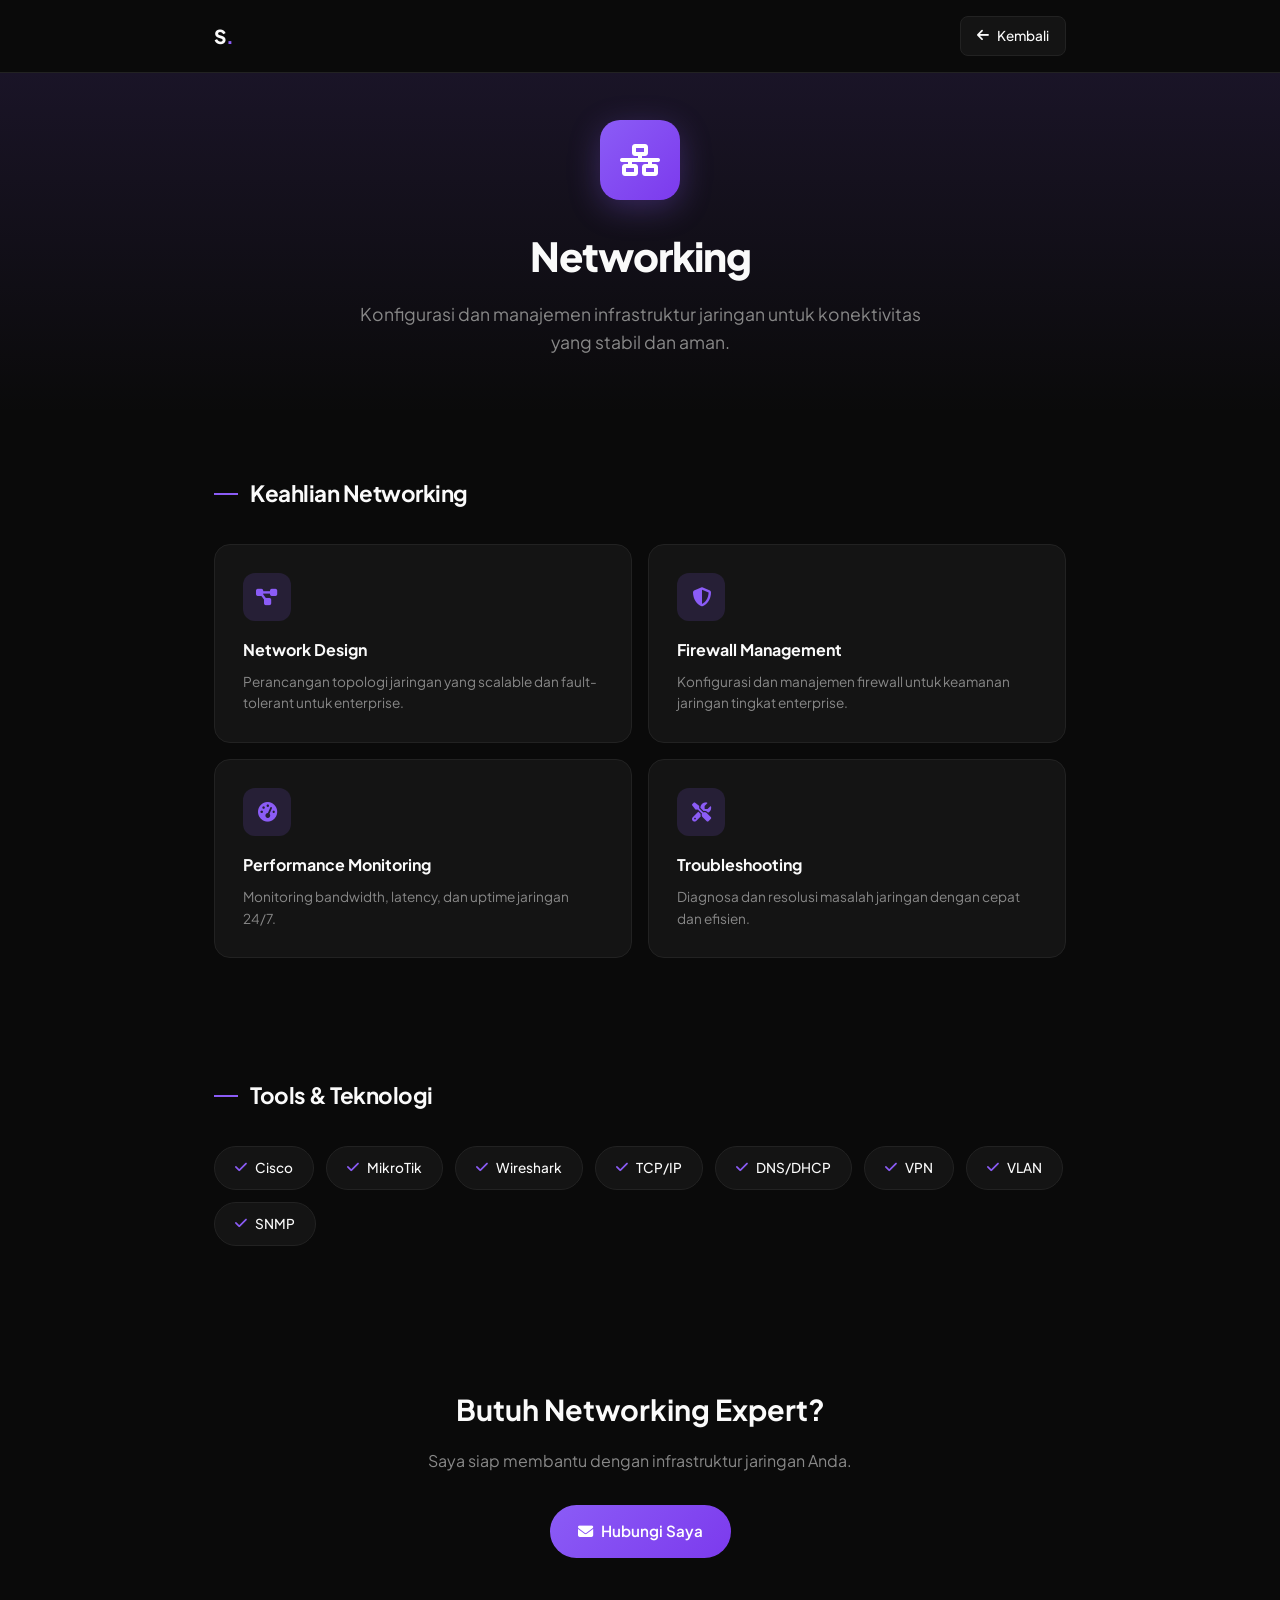
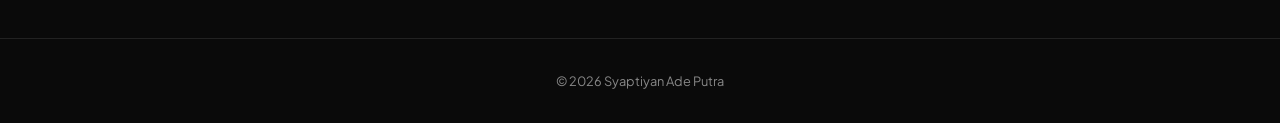
<file: skills/networking.html>
<!DOCTYPE html>
<html lang="id">
<head>
    <meta charset="utf-8">
    <meta name="viewport" content="width=device-width, initial-scale=1">
    <title>Networking - Syaptiyan Ade Putra</title>
    <link href="https://fonts.googleapis.com/css2?family=Plus+Jakarta+Sans:wght@300;400;500;600;700;800&display=swap" rel="stylesheet">
    <link rel="stylesheet" href="https://cdnjs.cloudflare.com/ajax/libs/font-awesome/6.5.1/css/all.min.css">
    <style>
        :root{--bg:#0a0a0a;--card:#141414;--card-hover:#1a1a1a;--border:#222;--text:#fafafa;--text-dim:#888;--accent:#8b5cf6;--accent-glow:rgba(139,92,246,0.15);--gradient-1:linear-gradient(135deg,#8b5cf6,#7c3aed)}[data-theme="light"]{--bg:#fff;--card:#f5f5f5;--card-hover:#ebebeb;--border:#e0e0e0;--text:#1a1a1a;--text-dim:#666;--accent-glow:rgba(139,92,246,0.1)}*{margin:0;padding:0;box-sizing:border-box}body{font-family:'Plus Jakarta Sans',sans-serif;background:var(--bg);color:var(--text);line-height:1.6}a{color:inherit;text-decoration:none}nav{position:fixed;top:0;width:100%;z-index:100;padding:16px 0;background:var(--bg);border-bottom:1px solid var(--border)}.nav-inner{max-width:900px;margin:0 auto;padding:0 24px;display:flex;justify-content:space-between;align-items:center}.logo{font-weight:800;font-size:1.2rem}.logo span{color:var(--accent)}.back-btn{display:inline-flex;align-items:center;gap:8px;padding:8px 16px;border-radius:8px;font-size:.85rem;font-weight:500;border:1px solid var(--border);background:var(--card);transition:all .2s}.back-btn:hover{border-color:var(--accent);background:var(--accent-glow)}.hero{padding:120px 0 60px;text-align:center;background:linear-gradient(180deg,var(--accent-glow) 0%,transparent 100%)}.hero-icon{width:80px;height:80px;border-radius:20px;background:var(--gradient-1);color:white;display:flex;align-items:center;justify-content:center;font-size:2rem;margin:0 auto 24px;box-shadow:0 8px 32px rgba(139,92,246,0.3)}.hero h1{font-size:2.5rem;font-weight:800;letter-spacing:-1px;margin-bottom:12px}.hero p{font-size:1.1rem;color:var(--text-dim);max-width:600px;margin:0 auto}.wrap{max-width:900px;margin:0 auto;padding:0 24px}section{padding:60px 0}.sec-title{font-size:1.4rem;font-weight:700;letter-spacing:-0.5px;margin-bottom:32px;display:flex;align-items:center;gap:12px}.sec-title::before{content:'';display:block;width:24px;height:2px;background:var(--accent)}.features-grid{display:grid;grid-template-columns:1fr 1fr;gap:16px}.feature-card{background:var(--card);border:1px solid var(--border);border-radius:16px;padding:28px;transition:all .2s}.feature-card:hover{background:var(--card-hover);border-color:var(--accent);transform:translateY(-2px)}.feature-icon{width:48px;height:48px;border-radius:12px;background:var(--accent-glow);color:var(--accent);display:flex;align-items:center;justify-content:center;font-size:1.2rem;margin-bottom:16px}.feature-title{font-weight:700;font-size:1rem;margin-bottom:8px}.feature-desc{font-size:.85rem;color:var(--text-dim);line-height:1.6}.tools-list{display:flex;flex-wrap:wrap;gap:12px}.tool-tag{background:var(--card);border:1px solid var(--border);border-radius:100px;padding:10px 20px;font-size:.85rem;font-weight:500;display:flex;align-items:center;gap:8px}.tool-tag i{color:var(--accent)}.cta-section{text-align:center;padding:80px 0}.cta-title{font-size:1.8rem;font-weight:700;margin-bottom:16px}.cta-desc{color:var(--text-dim);margin-bottom:32px}.cta-btn{display:inline-flex;align-items:center;gap:8px;padding:14px 28px;border-radius:100px;font-size:.95rem;font-weight:600;background:var(--gradient-1);color:white;transition:all .2s}.cta-btn:hover{transform:translateY(-2px);box-shadow:0 8px 24px rgba(139,92,246,0.4)}footer{padding:32px 0;text-align:center;border-top:1px solid var(--border);font-size:.8rem;color:var(--text-dim)}@media(max-width:768px){.hero h1{font-size:2rem}.features-grid{grid-template-columns:1fr}}
    </style>
</head>
<body>
<nav><div class="nav-inner"><div class="logo"><a href="../">S<span>.</span></a></div><a href="../#skills" class="back-btn"><i class="fas fa-arrow-left"></i> Kembali</a></div></nav>
<section class="hero"><div class="wrap"><div class="hero-icon"><i class="fas fa-network-wired"></i></div><h1>Networking</h1><p>Konfigurasi dan manajemen infrastruktur jaringan untuk konektivitas yang stabil dan aman.</p></div></section>
<section><div class="wrap"><div class="sec-title">Keahlian Networking</div><div class="features-grid">
<div class="feature-card"><div class="feature-icon"><i class="fas fa-project-diagram"></i></div><div class="feature-title">Network Design</div><div class="feature-desc">Perancangan topologi jaringan yang scalable dan fault-tolerant untuk enterprise.</div></div>
<div class="feature-card"><div class="feature-icon"><i class="fas fa-shield-halved"></i></div><div class="feature-title">Firewall Management</div><div class="feature-desc">Konfigurasi dan manajemen firewall untuk keamanan jaringan tingkat enterprise.</div></div>
<div class="feature-card"><div class="feature-icon"><i class="fas fa-tachometer-alt"></i></div><div class="feature-title">Performance Monitoring</div><div class="feature-desc">Monitoring bandwidth, latency, dan uptime jaringan 24/7.</div></div>
<div class="feature-card"><div class="feature-icon"><i class="fas fa-tools"></i></div><div class="feature-title">Troubleshooting</div><div class="feature-desc">Diagnosa dan resolusi masalah jaringan dengan cepat dan efisien.</div></div>
</div></div></section>
<section><div class="wrap"><div class="sec-title">Tools & Teknologi</div><div class="tools-list">
<div class="tool-tag"><i class="fas fa-check"></i> Cisco</div>
<div class="tool-tag"><i class="fas fa-check"></i> MikroTik</div>
<div class="tool-tag"><i class="fas fa-check"></i> Wireshark</div>
<div class="tool-tag"><i class="fas fa-check"></i> TCP/IP</div>
<div class="tool-tag"><i class="fas fa-check"></i> DNS/DHCP</div>
<div class="tool-tag"><i class="fas fa-check"></i> VPN</div>
<div class="tool-tag"><i class="fas fa-check"></i> VLAN</div>
<div class="tool-tag"><i class="fas fa-check"></i> SNMP</div>
</div></div></section>
<section class="cta-section"><div class="wrap"><div class="cta-title">Butuh Networking Expert?</div><div class="cta-desc">Saya siap membantu dengan infrastruktur jaringan Anda.</div><a href="../#contact" class="cta-btn"><i class="fas fa-envelope"></i> Hubungi Saya</a></div></section>
<footer><div class="wrap">&copy; 2026 Syaptiyan Ade Putra</div></footer>
<script>const s=localStorage.getItem('theme');if(s==='light')document.documentElement.setAttribute('data-theme','light');</script>
</body>
</html>
</file>
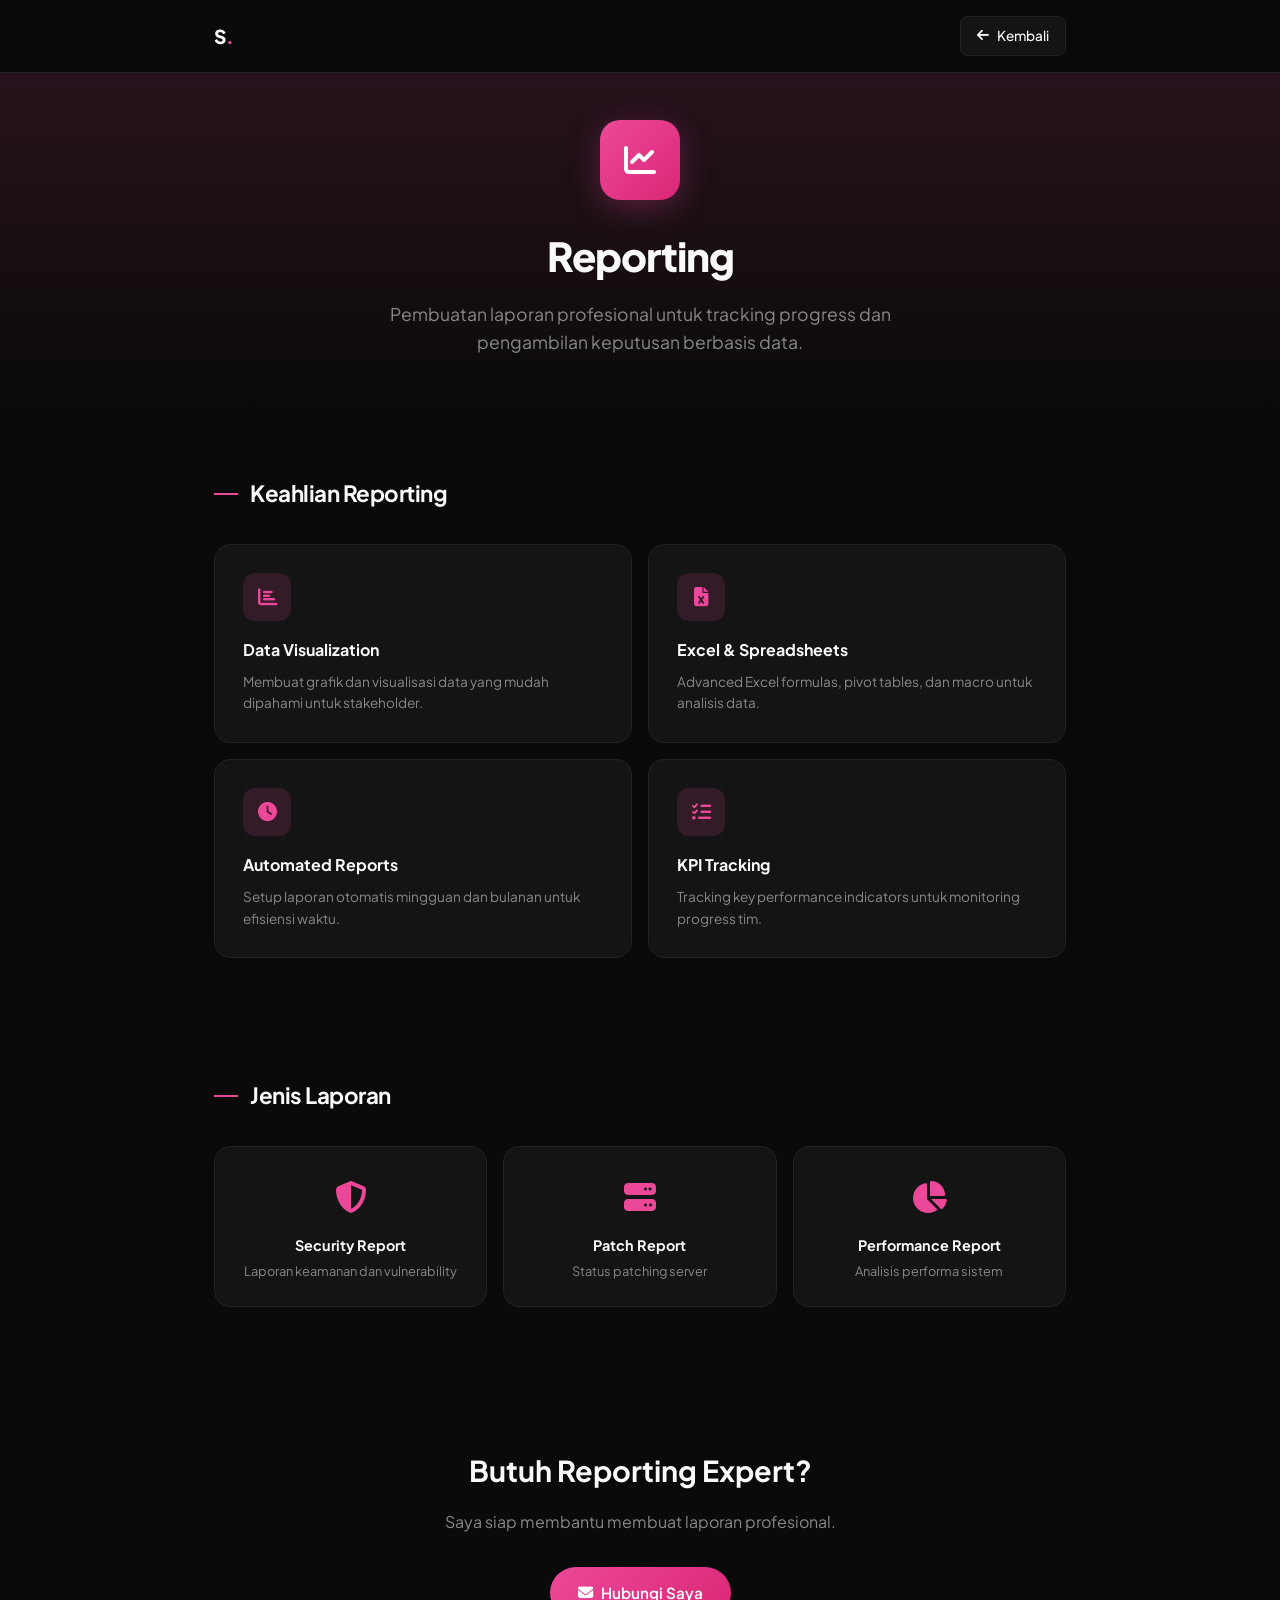
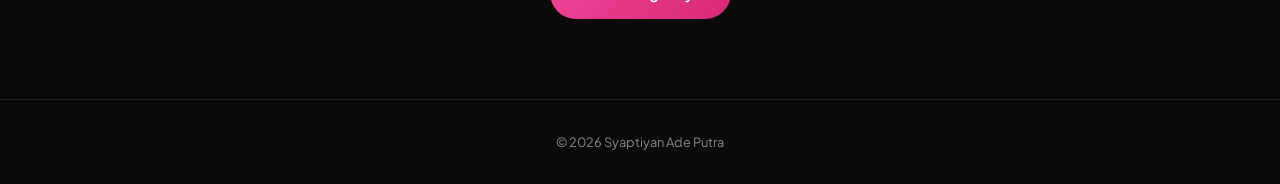
<file: skills/reporting.html>
<!DOCTYPE html>
<html lang="id">
<head>
    <meta charset="utf-8">
    <meta name="viewport" content="width=device-width, initial-scale=1">
    <title>Reporting - Syaptiyan Ade Putra</title>
    <link href="https://fonts.googleapis.com/css2?family=Plus+Jakarta+Sans:wght@300;400;500;600;700;800&display=swap" rel="stylesheet">
    <link rel="stylesheet" href="https://cdnjs.cloudflare.com/ajax/libs/font-awesome/6.5.1/css/all.min.css">
    <style>
        :root{--bg:#0a0a0a;--card:#141414;--card-hover:#1a1a1a;--border:#222;--text:#fafafa;--text-dim:#888;--accent:#ec4899;--accent-glow:rgba(236,72,153,0.15);--gradient-1:linear-gradient(135deg,#ec4899,#db2777)}[data-theme="light"]{--bg:#fff;--card:#f5f5f5;--card-hover:#ebebeb;--border:#e0e0e0;--text:#1a1a1a;--text-dim:#666;--accent-glow:rgba(236,72,153,0.1)}*{margin:0;padding:0;box-sizing:border-box}body{font-family:'Plus Jakarta Sans',sans-serif;background:var(--bg);color:var(--text);line-height:1.6}a{color:inherit;text-decoration:none}nav{position:fixed;top:0;width:100%;z-index:100;padding:16px 0;background:var(--bg);border-bottom:1px solid var(--border)}.nav-inner{max-width:900px;margin:0 auto;padding:0 24px;display:flex;justify-content:space-between;align-items:center}.logo{font-weight:800;font-size:1.2rem}.logo span{color:var(--accent)}.back-btn{display:inline-flex;align-items:center;gap:8px;padding:8px 16px;border-radius:8px;font-size:.85rem;font-weight:500;border:1px solid var(--border);background:var(--card);transition:all .2s}.back-btn:hover{border-color:var(--accent);background:var(--accent-glow)}.hero{padding:120px 0 60px;text-align:center;background:linear-gradient(180deg,var(--accent-glow) 0%,transparent 100%)}.hero-icon{width:80px;height:80px;border-radius:20px;background:var(--gradient-1);color:white;display:flex;align-items:center;justify-content:center;font-size:2rem;margin:0 auto 24px;box-shadow:0 8px 32px rgba(236,72,153,0.3)}.hero h1{font-size:2.5rem;font-weight:800;letter-spacing:-1px;margin-bottom:12px}.hero p{font-size:1.1rem;color:var(--text-dim);max-width:600px;margin:0 auto}.wrap{max-width:900px;margin:0 auto;padding:0 24px}section{padding:60px 0}.sec-title{font-size:1.4rem;font-weight:700;letter-spacing:-0.5px;margin-bottom:32px;display:flex;align-items:center;gap:12px}.sec-title::before{content:'';display:block;width:24px;height:2px;background:var(--accent)}.features-grid{display:grid;grid-template-columns:1fr 1fr;gap:16px}.feature-card{background:var(--card);border:1px solid var(--border);border-radius:16px;padding:28px;transition:all .2s}.feature-card:hover{background:var(--card-hover);border-color:var(--accent);transform:translateY(-2px)}.feature-icon{width:48px;height:48px;border-radius:12px;background:var(--accent-glow);color:var(--accent);display:flex;align-items:center;justify-content:center;font-size:1.2rem;margin-bottom:16px}.feature-title{font-weight:700;font-size:1rem;margin-bottom:8px}.feature-desc{font-size:.85rem;color:var(--text-dim);line-height:1.6}.report-types{display:grid;grid-template-columns:1fr 1fr 1fr;gap:16px}.report-card{background:var(--card);border:1px solid var(--border);border-radius:16px;padding:24px;text-align:center;transition:all .2s}.report-card:hover{border-color:var(--accent);background:var(--accent-glow)}.report-icon{font-size:2rem;color:var(--accent);margin-bottom:12px}.report-title{font-weight:700;font-size:.9rem;margin-bottom:4px}.report-desc{font-size:.8rem;color:var(--text-dim)}.cta-section{text-align:center;padding:80px 0}.cta-title{font-size:1.8rem;font-weight:700;margin-bottom:16px}.cta-desc{color:var(--text-dim);margin-bottom:32px}.cta-btn{display:inline-flex;align-items:center;gap:8px;padding:14px 28px;border-radius:100px;font-size:.95rem;font-weight:600;background:var(--gradient-1);color:white;transition:all .2s}.cta-btn:hover{transform:translateY(-2px);box-shadow:0 8px 24px rgba(236,72,153,0.4)}footer{padding:32px 0;text-align:center;border-top:1px solid var(--border);font-size:.8rem;color:var(--text-dim)}@media(max-width:768px){.hero h1{font-size:2rem}.features-grid,.report-types{grid-template-columns:1fr}}
    </style>
</head>
<body>
<nav><div class="nav-inner"><div class="logo"><a href="../">S<span>.</span></a></div><a href="../#skills" class="back-btn"><i class="fas fa-arrow-left"></i> Kembali</a></div></nav>
<section class="hero"><div class="wrap"><div class="hero-icon"><i class="fas fa-chart-line"></i></div><h1>Reporting</h1><p>Pembuatan laporan profesional untuk tracking progress dan pengambilan keputusan berbasis data.</p></div></section>
<section><div class="wrap"><div class="sec-title">Keahlian Reporting</div><div class="features-grid">
<div class="feature-card"><div class="feature-icon"><i class="fas fa-chart-bar"></i></div><div class="feature-title">Data Visualization</div><div class="feature-desc">Membuat grafik dan visualisasi data yang mudah dipahami untuk stakeholder.</div></div>
<div class="feature-card"><div class="feature-icon"><i class="fas fa-file-excel"></i></div><div class="feature-title">Excel & Spreadsheets</div><div class="feature-desc">Advanced Excel formulas, pivot tables, dan macro untuk analisis data.</div></div>
<div class="feature-card"><div class="feature-icon"><i class="fas fa-clock"></i></div><div class="feature-title">Automated Reports</div><div class="feature-desc">Setup laporan otomatis mingguan dan bulanan untuk efisiensi waktu.</div></div>
<div class="feature-card"><div class="feature-icon"><i class="fas fa-tasks"></i></div><div class="feature-title">KPI Tracking</div><div class="feature-desc">Tracking key performance indicators untuk monitoring progress tim.</div></div>
</div></div></section>
<section><div class="wrap"><div class="sec-title">Jenis Laporan</div><div class="report-types">
<div class="report-card"><div class="report-icon"><i class="fas fa-shield-halved"></i></div><div class="report-title">Security Report</div><div class="report-desc">Laporan keamanan dan vulnerability</div></div>
<div class="report-card"><div class="report-icon"><i class="fas fa-server"></i></div><div class="report-title">Patch Report</div><div class="report-desc">Status patching server</div></div>
<div class="report-card"><div class="report-icon"><i class="fas fa-chart-pie"></i></div><div class="report-title">Performance Report</div><div class="report-desc">Analisis performa sistem</div></div>
</div></div></section>
<section class="cta-section"><div class="wrap"><div class="cta-title">Butuh Reporting Expert?</div><div class="cta-desc">Saya siap membantu membuat laporan profesional.</div><a href="../#contact" class="cta-btn"><i class="fas fa-envelope"></i> Hubungi Saya</a></div></section>
<footer><div class="wrap">&copy; 2026 Syaptiyan Ade Putra</div></footer>
<script>const s=localStorage.getItem('theme');if(s==='light')document.documentElement.setAttribute('data-theme','light');</script>
</body>
</html>
</file>
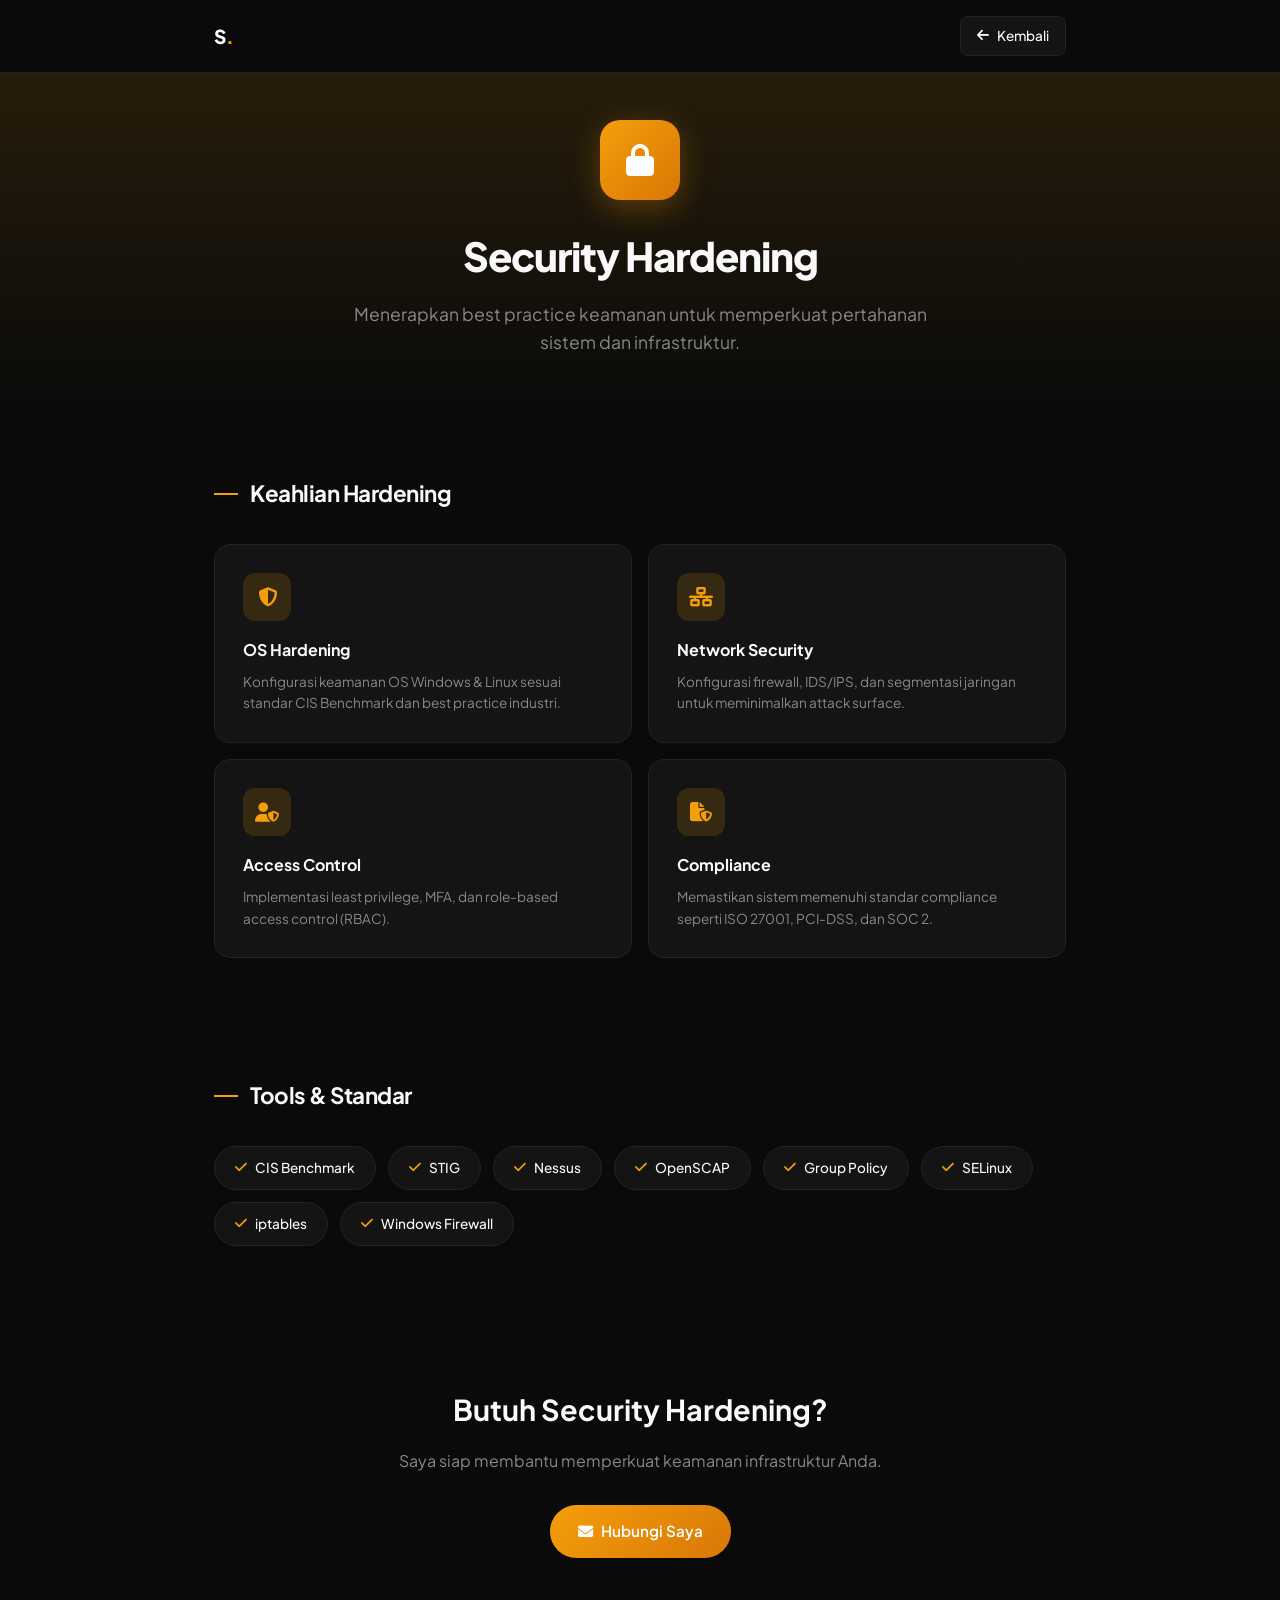
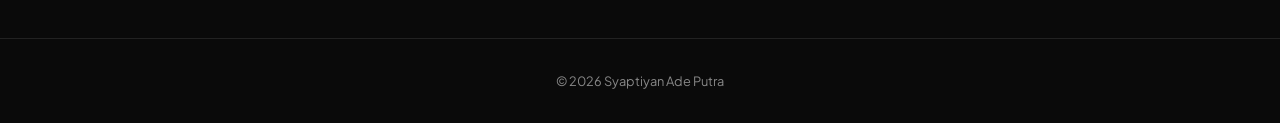
<file: skills/security-hardening.html>
<!DOCTYPE html>
<html lang="id">
<head>
    <meta charset="utf-8">
    <meta name="viewport" content="width=device-width, initial-scale=1">
    <title>Security Hardening - Syaptiyan Ade Putra</title>
    <link href="https://fonts.googleapis.com/css2?family=Plus+Jakarta+Sans:wght@300;400;500;600;700;800&display=swap" rel="stylesheet">
    <link rel="stylesheet" href="https://cdnjs.cloudflare.com/ajax/libs/font-awesome/6.5.1/css/all.min.css">
    <style>
        :root{--bg:#0a0a0a;--card:#141414;--card-hover:#1a1a1a;--border:#222;--text:#fafafa;--text-dim:#888;--accent:#f59e0b;--accent-glow:rgba(245,158,11,0.15);--gradient-1:linear-gradient(135deg,#f59e0b,#d97706)}[data-theme="light"]{--bg:#fff;--card:#f5f5f5;--card-hover:#ebebeb;--border:#e0e0e0;--text:#1a1a1a;--text-dim:#666;--accent-glow:rgba(245,158,11,0.1)}*{margin:0;padding:0;box-sizing:border-box}body{font-family:'Plus Jakarta Sans',sans-serif;background:var(--bg);color:var(--text);line-height:1.6}a{color:inherit;text-decoration:none}nav{position:fixed;top:0;width:100%;z-index:100;padding:16px 0;background:var(--bg);border-bottom:1px solid var(--border)}.nav-inner{max-width:900px;margin:0 auto;padding:0 24px;display:flex;justify-content:space-between;align-items:center}.logo{font-weight:800;font-size:1.2rem}.logo span{color:var(--accent)}.back-btn{display:inline-flex;align-items:center;gap:8px;padding:8px 16px;border-radius:8px;font-size:.85rem;font-weight:500;border:1px solid var(--border);background:var(--card);transition:all .2s}.back-btn:hover{border-color:var(--accent);background:var(--accent-glow)}.hero{padding:120px 0 60px;text-align:center;background:linear-gradient(180deg,var(--accent-glow) 0%,transparent 100%)}.hero-icon{width:80px;height:80px;border-radius:20px;background:var(--gradient-1);color:white;display:flex;align-items:center;justify-content:center;font-size:2rem;margin:0 auto 24px;box-shadow:0 8px 32px rgba(245,158,11,0.3)}.hero h1{font-size:2.5rem;font-weight:800;letter-spacing:-1px;margin-bottom:12px}.hero p{font-size:1.1rem;color:var(--text-dim);max-width:600px;margin:0 auto}.wrap{max-width:900px;margin:0 auto;padding:0 24px}section{padding:60px 0}.sec-title{font-size:1.4rem;font-weight:700;letter-spacing:-0.5px;margin-bottom:32px;display:flex;align-items:center;gap:12px}.sec-title::before{content:'';display:block;width:24px;height:2px;background:var(--accent)}.features-grid{display:grid;grid-template-columns:1fr 1fr;gap:16px}.feature-card{background:var(--card);border:1px solid var(--border);border-radius:16px;padding:28px;transition:all .2s}.feature-card:hover{background:var(--card-hover);border-color:var(--accent);transform:translateY(-2px)}.feature-icon{width:48px;height:48px;border-radius:12px;background:var(--accent-glow);color:var(--accent);display:flex;align-items:center;justify-content:center;font-size:1.2rem;margin-bottom:16px}.feature-title{font-weight:700;font-size:1rem;margin-bottom:8px}.feature-desc{font-size:.85rem;color:var(--text-dim);line-height:1.6}.tools-list{display:flex;flex-wrap:wrap;gap:12px}.tool-tag{background:var(--card);border:1px solid var(--border);border-radius:100px;padding:10px 20px;font-size:.85rem;font-weight:500;display:flex;align-items:center;gap:8px}.tool-tag i{color:var(--accent)}.cta-section{text-align:center;padding:80px 0}.cta-title{font-size:1.8rem;font-weight:700;margin-bottom:16px}.cta-desc{color:var(--text-dim);margin-bottom:32px}.cta-btn{display:inline-flex;align-items:center;gap:8px;padding:14px 28px;border-radius:100px;font-size:.95rem;font-weight:600;background:var(--gradient-1);color:white;transition:all .2s}.cta-btn:hover{transform:translateY(-2px);box-shadow:0 8px 24px rgba(245,158,11,0.4)}footer{padding:32px 0;text-align:center;border-top:1px solid var(--border);font-size:.8rem;color:var(--text-dim)}@media(max-width:768px){.hero h1{font-size:2rem}.features-grid{grid-template-columns:1fr}}
    </style>
</head>
<body>
<nav><div class="nav-inner"><div class="logo"><a href="../">S<span>.</span></a></div><a href="../#skills" class="back-btn"><i class="fas fa-arrow-left"></i> Kembali</a></div></nav>
<section class="hero"><div class="wrap"><div class="hero-icon"><i class="fas fa-lock"></i></div><h1>Security Hardening</h1><p>Menerapkan best practice keamanan untuk memperkuat pertahanan sistem dan infrastruktur.</p></div></section>
<section><div class="wrap"><div class="sec-title">Keahlian Hardening</div><div class="features-grid">
<div class="feature-card"><div class="feature-icon"><i class="fas fa-shield-halved"></i></div><div class="feature-title">OS Hardening</div><div class="feature-desc">Konfigurasi keamanan OS Windows & Linux sesuai standar CIS Benchmark dan best practice industri.</div></div>
<div class="feature-card"><div class="feature-icon"><i class="fas fa-network-wired"></i></div><div class="feature-title">Network Security</div><div class="feature-desc">Konfigurasi firewall, IDS/IPS, dan segmentasi jaringan untuk meminimalkan attack surface.</div></div>
<div class="feature-card"><div class="feature-icon"><i class="fas fa-user-shield"></i></div><div class="feature-title">Access Control</div><div class="feature-desc">Implementasi least privilege, MFA, dan role-based access control (RBAC).</div></div>
<div class="feature-card"><div class="feature-icon"><i class="fas fa-file-shield"></i></div><div class="feature-title">Compliance</div><div class="feature-desc">Memastikan sistem memenuhi standar compliance seperti ISO 27001, PCI-DSS, dan SOC 2.</div></div>
</div></div></section>
<section><div class="wrap"><div class="sec-title">Tools & Standar</div><div class="tools-list">
<div class="tool-tag"><i class="fas fa-check"></i> CIS Benchmark</div>
<div class="tool-tag"><i class="fas fa-check"></i> STIG</div>
<div class="tool-tag"><i class="fas fa-check"></i> Nessus</div>
<div class="tool-tag"><i class="fas fa-check"></i> OpenSCAP</div>
<div class="tool-tag"><i class="fas fa-check"></i> Group Policy</div>
<div class="tool-tag"><i class="fas fa-check"></i> SELinux</div>
<div class="tool-tag"><i class="fas fa-check"></i> iptables</div>
<div class="tool-tag"><i class="fas fa-check"></i> Windows Firewall</div>
</div></div></section>
<section class="cta-section"><div class="wrap"><div class="cta-title">Butuh Security Hardening?</div><div class="cta-desc">Saya siap membantu memperkuat keamanan infrastruktur Anda.</div><a href="../#contact" class="cta-btn"><i class="fas fa-envelope"></i> Hubungi Saya</a></div></section>
<footer><div class="wrap">&copy; 2026 Syaptiyan Ade Putra</div></footer>
<script>const s=localStorage.getItem('theme');if(s==='light')document.documentElement.setAttribute('data-theme','light');</script>
</body>
</html>
</file>
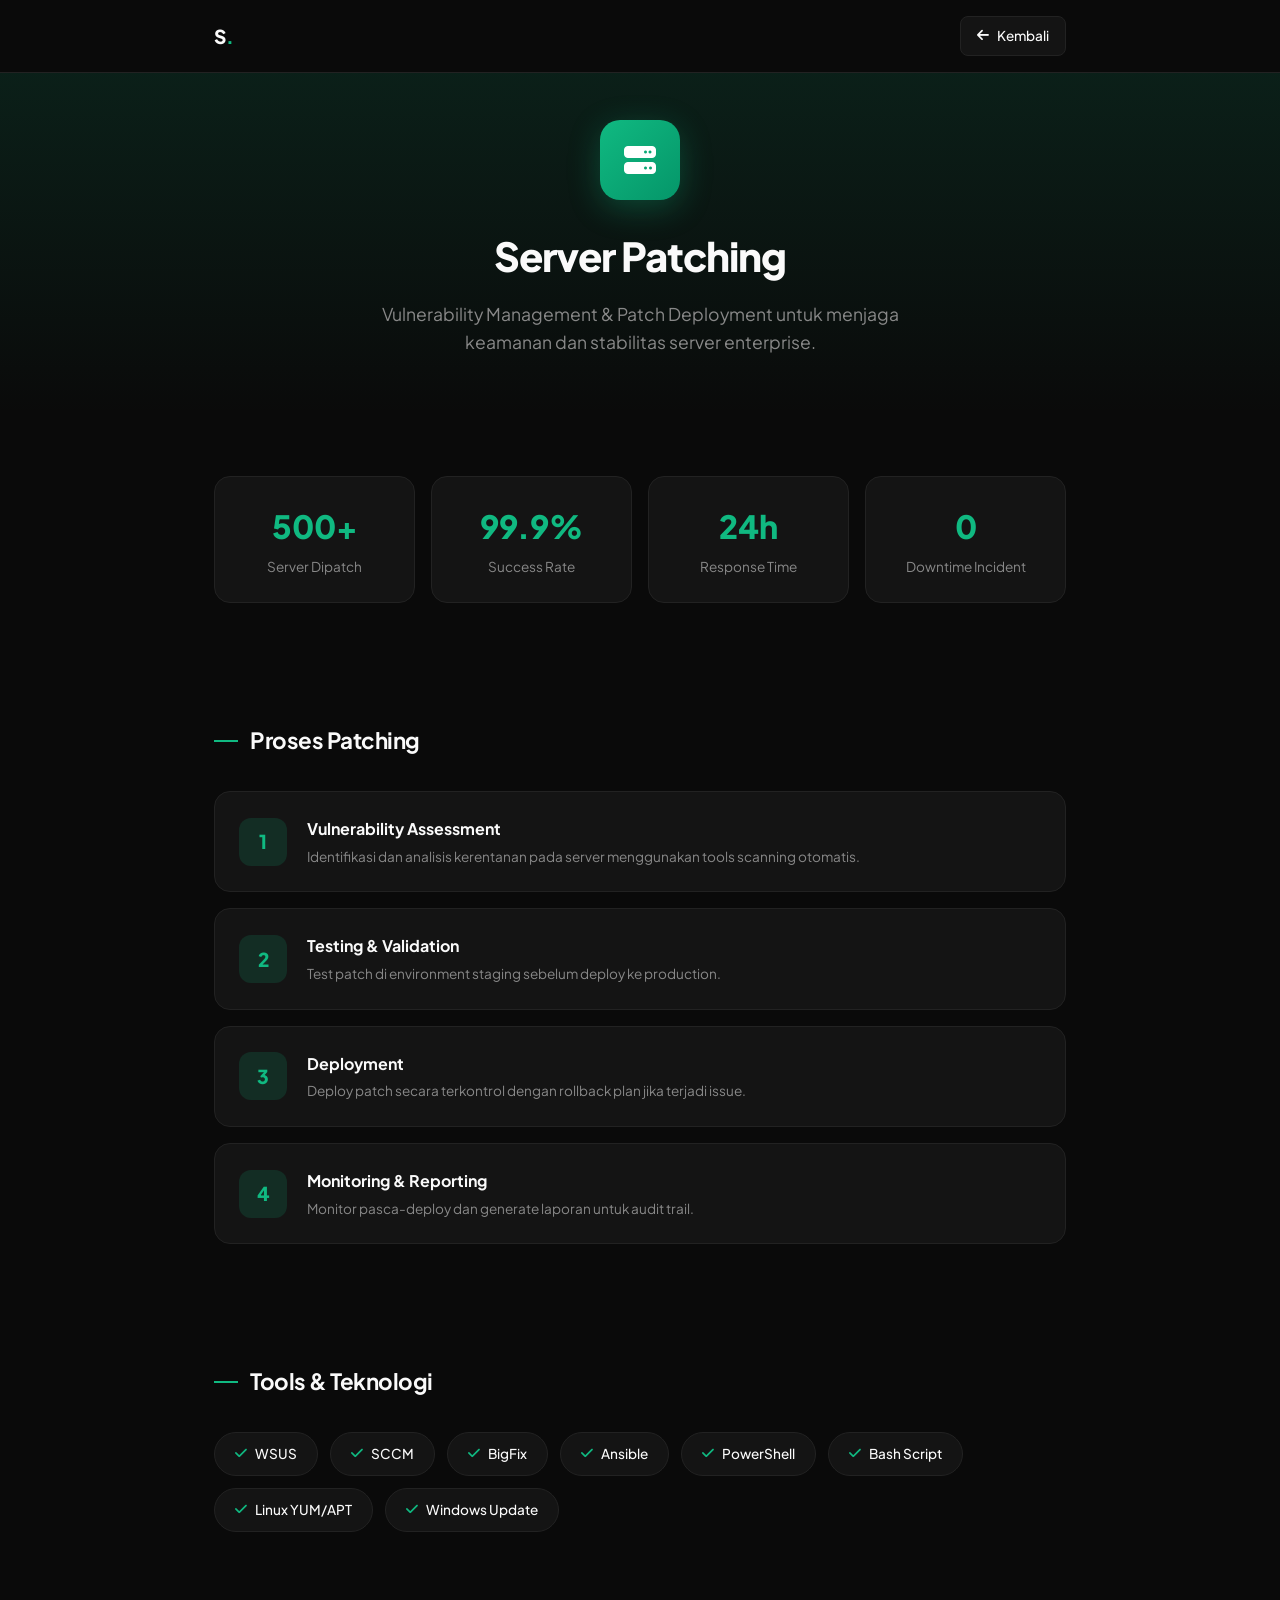
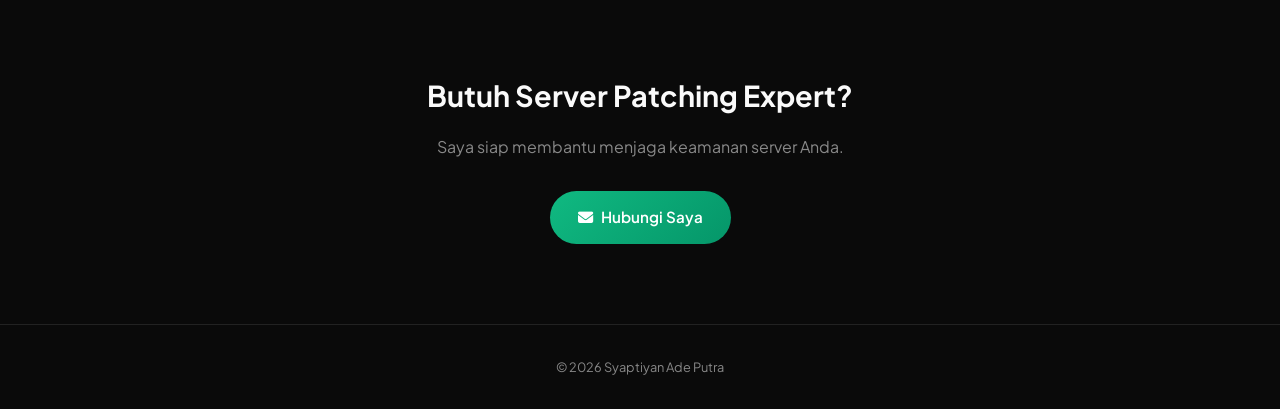
<file: skills/server-patching.html>
<!DOCTYPE html>
<html lang="id">
<head>
    <meta charset="utf-8">
    <meta name="viewport" content="width=device-width, initial-scale=1">
    <title>Server Patching - Syaptiyan Ade Putra</title>
    <meta name="description" content="Keahlian Server Patching - Vulnerability Management">
    <link href="https://fonts.googleapis.com/css2?family=Plus+Jakarta+Sans:wght@300;400;500;600;700;800&display=swap" rel="stylesheet">
    <link rel="stylesheet" href="https://cdnjs.cloudflare.com/ajax/libs/font-awesome/6.5.1/css/all.min.css">
    <style>
        :root {
            --bg: #0a0a0a;
            --card: #141414;
            --card-hover: #1a1a1a;
            --border: #222;
            --text: #fafafa;
            --text-dim: #888;
            --accent: #10b981;
            --accent-glow: rgba(16,185,129,0.15);
            --gradient-1: linear-gradient(135deg, #10b981, #059669);
        }
        [data-theme="light"] {
            --bg: #ffffff;
            --card: #f5f5f5;
            --card-hover: #ebebeb;
            --border: #e0e0e0;
            --text: #1a1a1a;
            --text-dim: #666;
            --accent-glow: rgba(16,185,129,0.1);
        }
        * { margin:0; padding:0; box-sizing:border-box; }
        body {
            font-family:'Plus Jakarta Sans',sans-serif;
            background:var(--bg);
            color:var(--text);
            line-height:1.6;
            -webkit-font-smoothing:antialiased;
        }
        a { color:inherit; text-decoration:none; }
        nav {
            position:fixed; top:0; width:100%; z-index:100;
            padding:16px 0;
            background:var(--bg);
            border-bottom:1px solid var(--border);
        }
        .nav-inner {
            max-width:900px; margin:0 auto; padding:0 24px;
            display:flex; justify-content:space-between; align-items:center;
        }
        .logo { font-weight:800; font-size:1.2rem; letter-spacing:-0.5px; }
        .logo span { color:var(--accent); }
        .back-btn {
            display:inline-flex; align-items:center; gap:8px;
            padding:8px 16px; border-radius:8px;
            font-size:.85rem; font-weight:500;
            border:1px solid var(--border); background:var(--card);
            transition:all .2s;
        }
        .back-btn:hover { border-color:var(--accent); background:var(--accent-glow); }
        .hero {
            padding:120px 0 60px; text-align:center;
            background:linear-gradient(180deg, var(--accent-glow) 0%, transparent 100%);
        }
        .hero-icon {
            width:80px; height:80px; border-radius:20px;
            background:var(--gradient-1); color:white;
            display:flex; align-items:center; justify-content:center;
            font-size:2rem; margin:0 auto 24px;
            box-shadow:0 8px 32px rgba(16,185,129,0.3);
        }
        .hero h1 { font-size:2.5rem; font-weight:800; letter-spacing:-1px; margin-bottom:12px; }
        .hero p { font-size:1.1rem; color:var(--text-dim); max-width:600px; margin:0 auto; }
        .wrap { max-width:900px; margin:0 auto; padding:0 24px; }
        section { padding:60px 0; }
        .stats-grid { display:grid; grid-template-columns:repeat(4,1fr); gap:16px; }
        .stat-card {
            background:var(--card); border:1px solid var(--border);
            border-radius:16px; padding:24px; text-align:center;
        }
        .stat-number { font-size:2rem; font-weight:800; color:var(--accent); margin-bottom:4px; }
        .stat-label { font-size:.85rem; color:var(--text-dim); }
        .sec-title {
            font-size:1.4rem; font-weight:700; letter-spacing:-0.5px;
            margin-bottom:32px; display:flex; align-items:center; gap:12px;
        }
        .sec-title::before { content:''; display:block; width:24px; height:2px; background:var(--accent); }
        .features-grid { display:grid; grid-template-columns:1fr 1fr; gap:16px; }
        .feature-card {
            background:var(--card); border:1px solid var(--border);
            border-radius:16px; padding:28px; transition:all .2s;
        }
        .feature-card:hover {
            background:var(--card-hover); border-color:var(--accent); transform:translateY(-2px);
        }
        .feature-icon {
            width:48px; height:48px; border-radius:12px;
            background:var(--accent-glow); color:var(--accent);
            display:flex; align-items:center; justify-content:center;
            font-size:1.2rem; margin-bottom:16px;
        }
        .feature-title { font-weight:700; font-size:1rem; margin-bottom:8px; }
        .feature-desc { font-size:.85rem; color:var(--text-dim); line-height:1.6; }
        .tools-list { display:flex; flex-wrap:wrap; gap:12px; }
        .tool-tag {
            background:var(--card); border:1px solid var(--border);
            border-radius:100px; padding:10px 20px;
            font-size:.85rem; font-weight:500;
            display:flex; align-items:center; gap:8px;
        }
        .tool-tag i { color:var(--accent); }
        .process-list { display:flex; flex-direction:column; gap:16px; }
        .process-item {
            background:var(--card); border:1px solid var(--border);
            border-radius:16px; padding:24px;
            display:flex; align-items:center; gap:20px;
        }
        .process-number {
            width:48px; height:48px; border-radius:12px; flex-shrink:0;
            background:var(--accent-glow); color:var(--accent);
            display:flex; align-items:center; justify-content:center;
            font-size:1.2rem; font-weight:800;
        }
        .process-title { font-weight:700; margin-bottom:4px; }
        .process-desc { font-size:.85rem; color:var(--text-dim); }
        .cta-section { text-align:center; padding:80px 0; }
        .cta-title { font-size:1.8rem; font-weight:700; margin-bottom:16px; }
        .cta-desc { color:var(--text-dim); margin-bottom:32px; }
        .cta-btn {
            display:inline-flex; align-items:center; gap:8px;
            padding:14px 28px; border-radius:100px;
            font-size:.95rem; font-weight:600;
            background:var(--gradient-1); color:white;
            transition:all .2s;
        }
        .cta-btn:hover { transform:translateY(-2px); box-shadow:0 8px 24px rgba(16,185,129,0.4); }
        footer { padding:32px 0; text-align:center; border-top:1px solid var(--border); font-size:.8rem; color:var(--text-dim); }
        @media(max-width:768px) {
            .hero h1 { font-size:2rem; }
            .stats-grid { grid-template-columns:1fr 1fr; }
            .features-grid { grid-template-columns:1fr; }
            .process-item { flex-direction:column; text-align:center; }
        }
    </style>
</head>
<body>

<nav>
    <div class="nav-inner">
        <div class="logo"><a href="../" style="color:inherit;text-decoration:none">S<span>.</span></a></div>
        <a href="../#skills" class="back-btn"><i class="fas fa-arrow-left"></i> Kembali</a>
    </div>
</nav>

<section class="hero">
    <div class="wrap">
        <div class="hero-icon"><i class="fas fa-server"></i></div>
        <h1>Server Patching</h1>
        <p>Vulnerability Management & Patch Deployment untuk menjaga keamanan dan stabilitas server enterprise.</p>
    </div>
</section>

<section>
    <div class="wrap">
        <div class="stats-grid">
            <div class="stat-card">
                <div class="stat-number">500+</div>
                <div class="stat-label">Server Dipatch</div>
            </div>
            <div class="stat-card">
                <div class="stat-number">99.9%</div>
                <div class="stat-label">Success Rate</div>
            </div>
            <div class="stat-card">
                <div class="stat-number">24h</div>
                <div class="stat-label">Response Time</div>
            </div>
            <div class="stat-card">
                <div class="stat-number">0</div>
                <div class="stat-label">Downtime Incident</div>
            </div>
        </div>
    </div>
</section>

<section>
    <div class="wrap">
        <div class="sec-title">Proses Patching</div>
        <div class="process-list">
            <div class="process-item">
                <div class="process-number">1</div>
                <div>
                    <div class="process-title">Vulnerability Assessment</div>
                    <div class="process-desc">Identifikasi dan analisis kerentanan pada server menggunakan tools scanning otomatis.</div>
                </div>
            </div>
            <div class="process-item">
                <div class="process-number">2</div>
                <div>
                    <div class="process-title">Testing & Validation</div>
                    <div class="process-desc">Test patch di environment staging sebelum deploy ke production.</div>
                </div>
            </div>
            <div class="process-item">
                <div class="process-number">3</div>
                <div>
                    <div class="process-title">Deployment</div>
                    <div class="process-desc">Deploy patch secara terkontrol dengan rollback plan jika terjadi issue.</div>
                </div>
            </div>
            <div class="process-item">
                <div class="process-number">4</div>
                <div>
                    <div class="process-title">Monitoring & Reporting</div>
                    <div class="process-desc">Monitor pasca-deploy dan generate laporan untuk audit trail.</div>
                </div>
            </div>
        </div>
    </div>
</section>

<section>
    <div class="wrap">
        <div class="sec-title">Tools & Teknologi</div>
        <div class="tools-list">
            <div class="tool-tag"><i class="fas fa-check"></i> WSUS</div>
            <div class="tool-tag"><i class="fas fa-check"></i> SCCM</div>
            <div class="tool-tag"><i class="fas fa-check"></i> BigFix</div>
            <div class="tool-tag"><i class="fas fa-check"></i> Ansible</div>
            <div class="tool-tag"><i class="fas fa-check"></i> PowerShell</div>
            <div class="tool-tag"><i class="fas fa-check"></i> Bash Script</div>
            <div class="tool-tag"><i class="fas fa-check"></i> Linux YUM/APT</div>
            <div class="tool-tag"><i class="fas fa-check"></i> Windows Update</div>
        </div>
    </div>
</section>

<section class="cta-section">
    <div class="wrap">
        <div class="cta-title">Butuh Server Patching Expert?</div>
        <div class="cta-desc">Saya siap membantu menjaga keamanan server Anda.</div>
        <a href="../#contact" class="cta-btn"><i class="fas fa-envelope"></i> Hubungi Saya</a>
    </div>
</section>

<footer>
    <div class="wrap">&copy; 2026 Syaptiyan Ade Putra</div>
</footer>

<script>
    const savedTheme = localStorage.getItem('theme');
    if (savedTheme === 'light') document.documentElement.setAttribute('data-theme', 'light');
</script>
</body>
</html>
</file>
